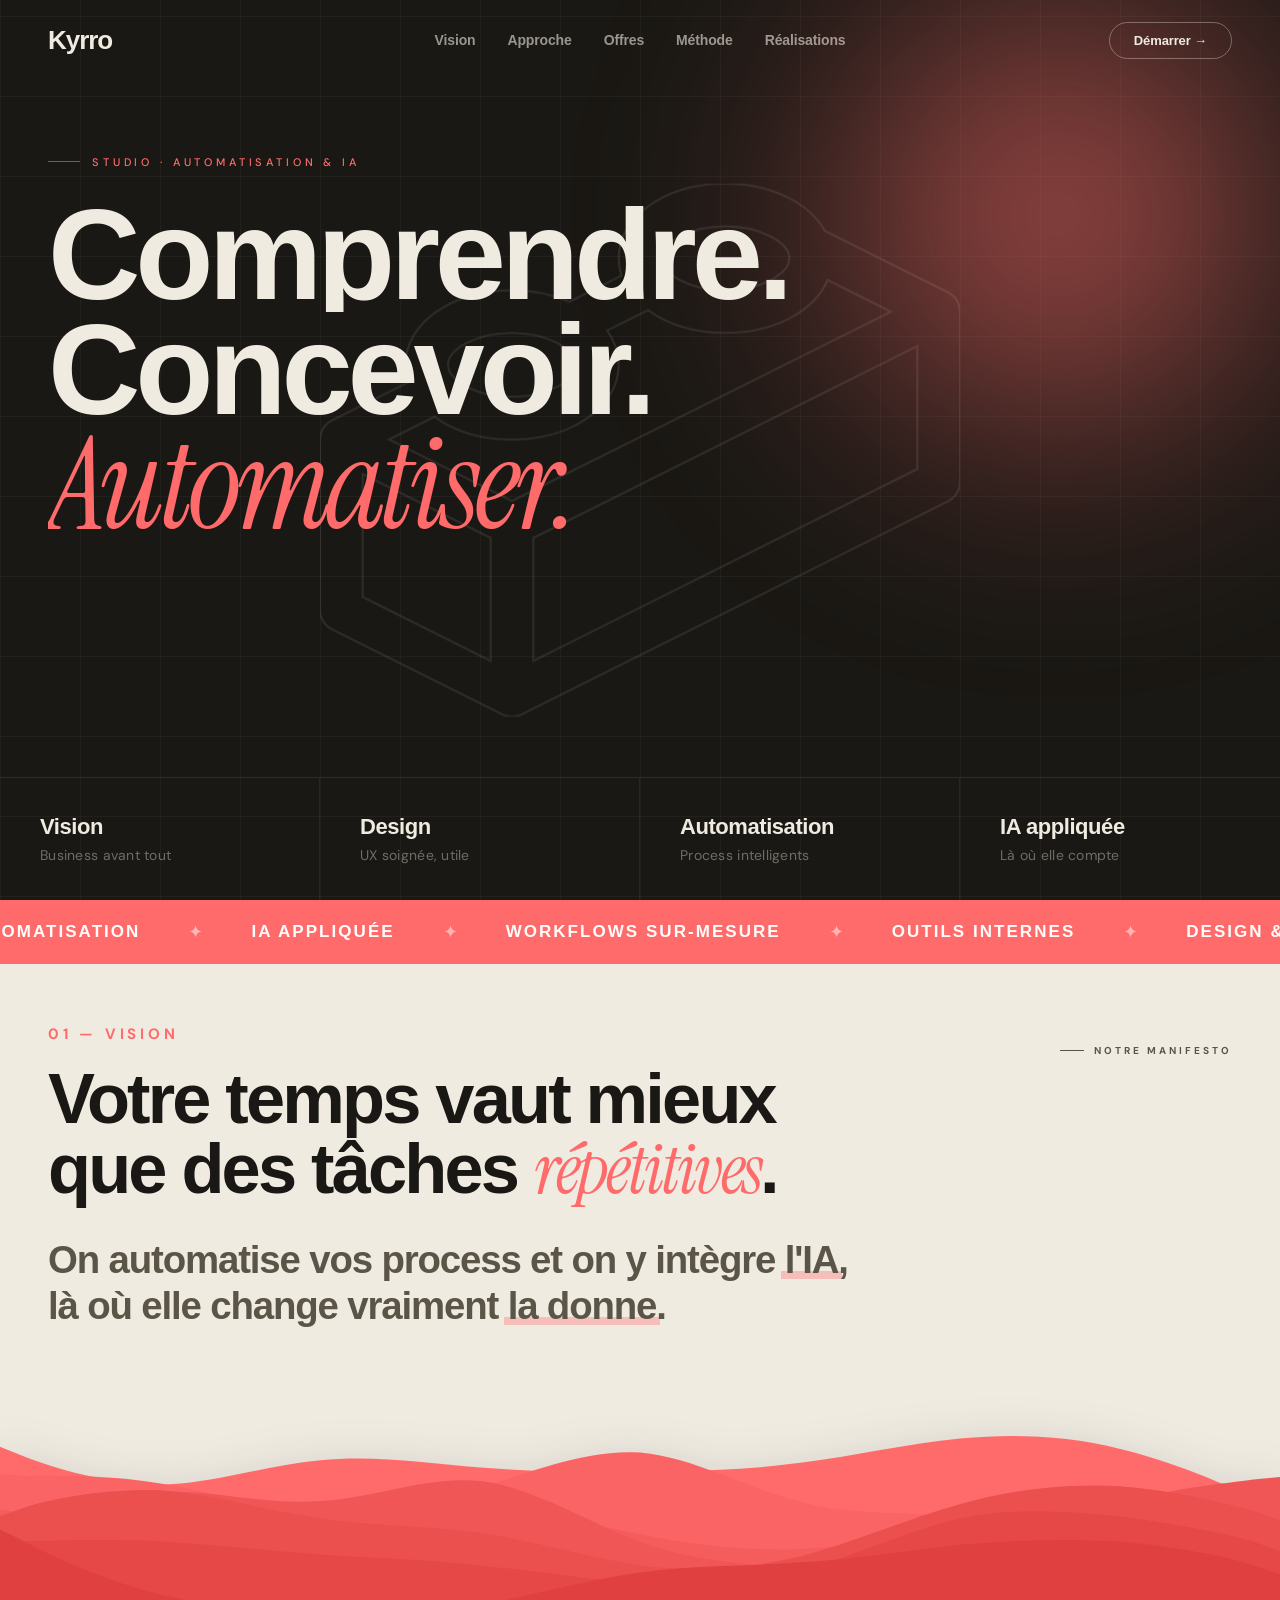
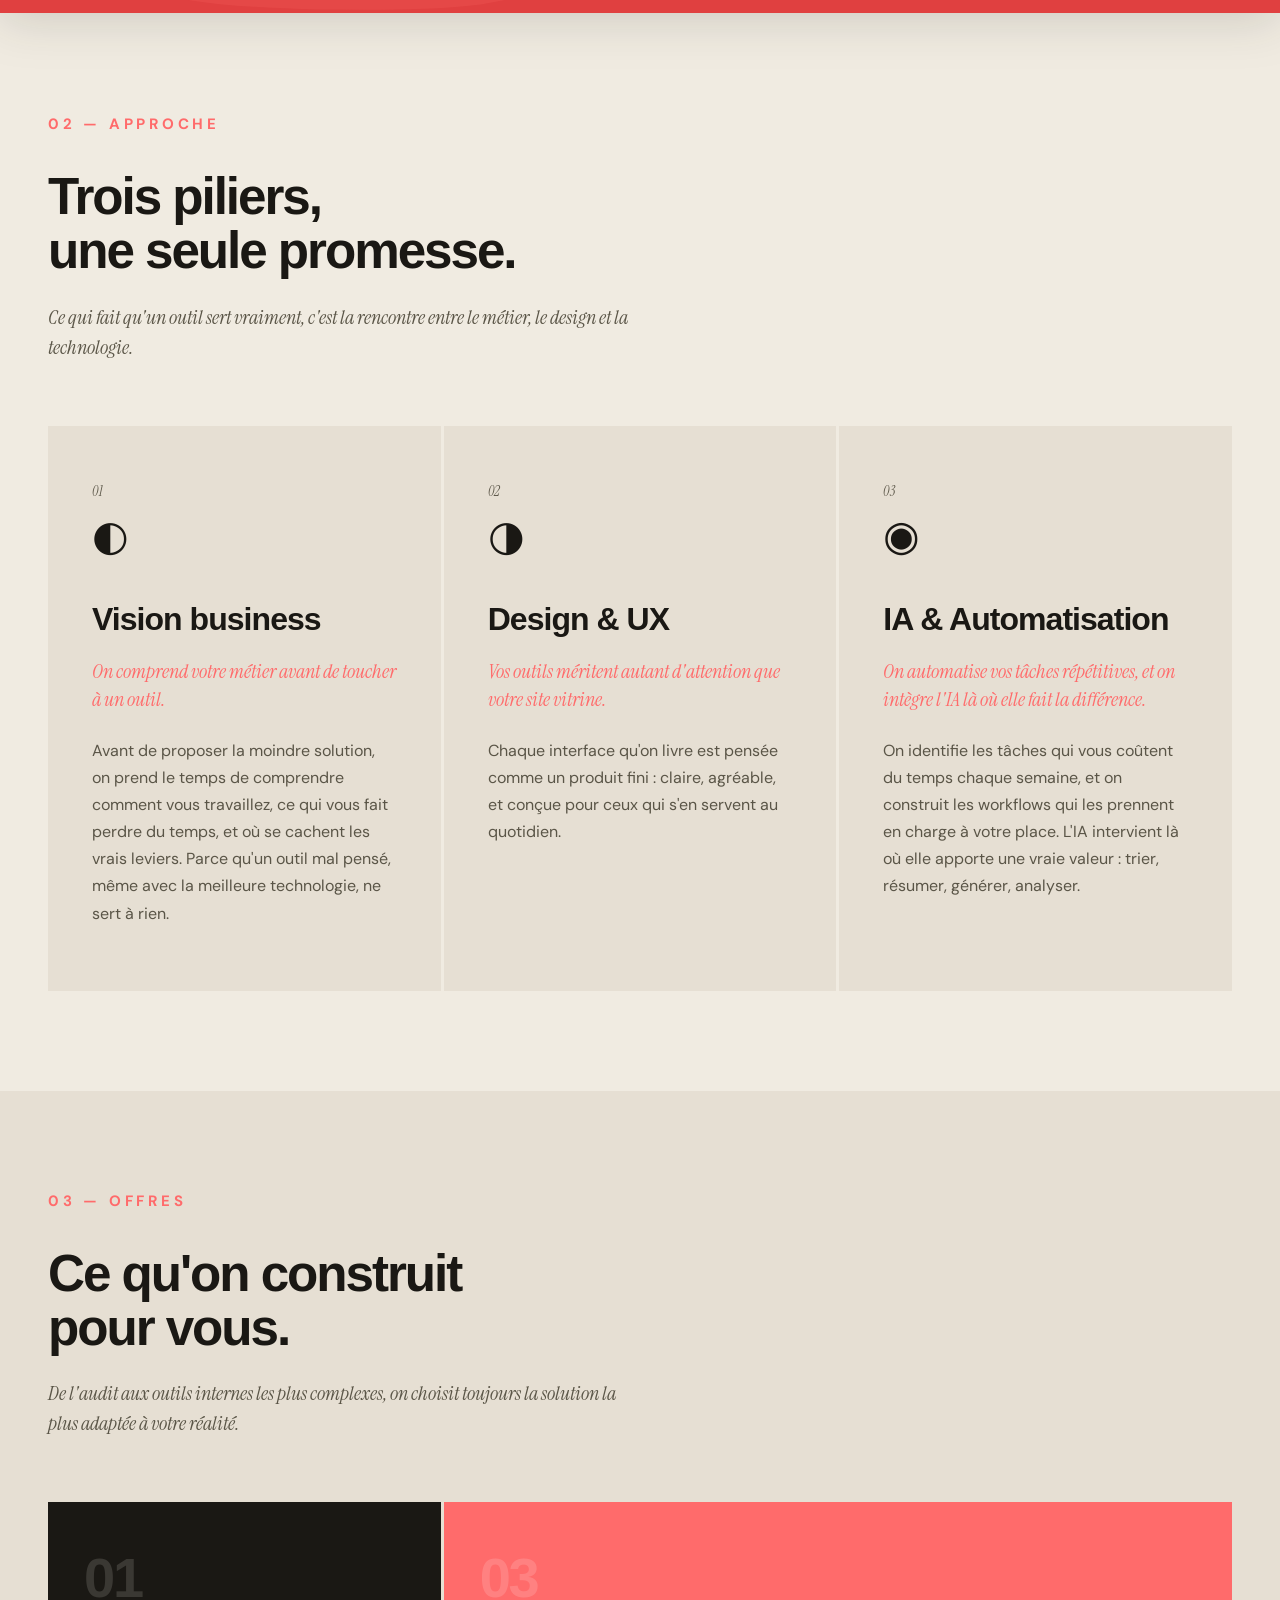
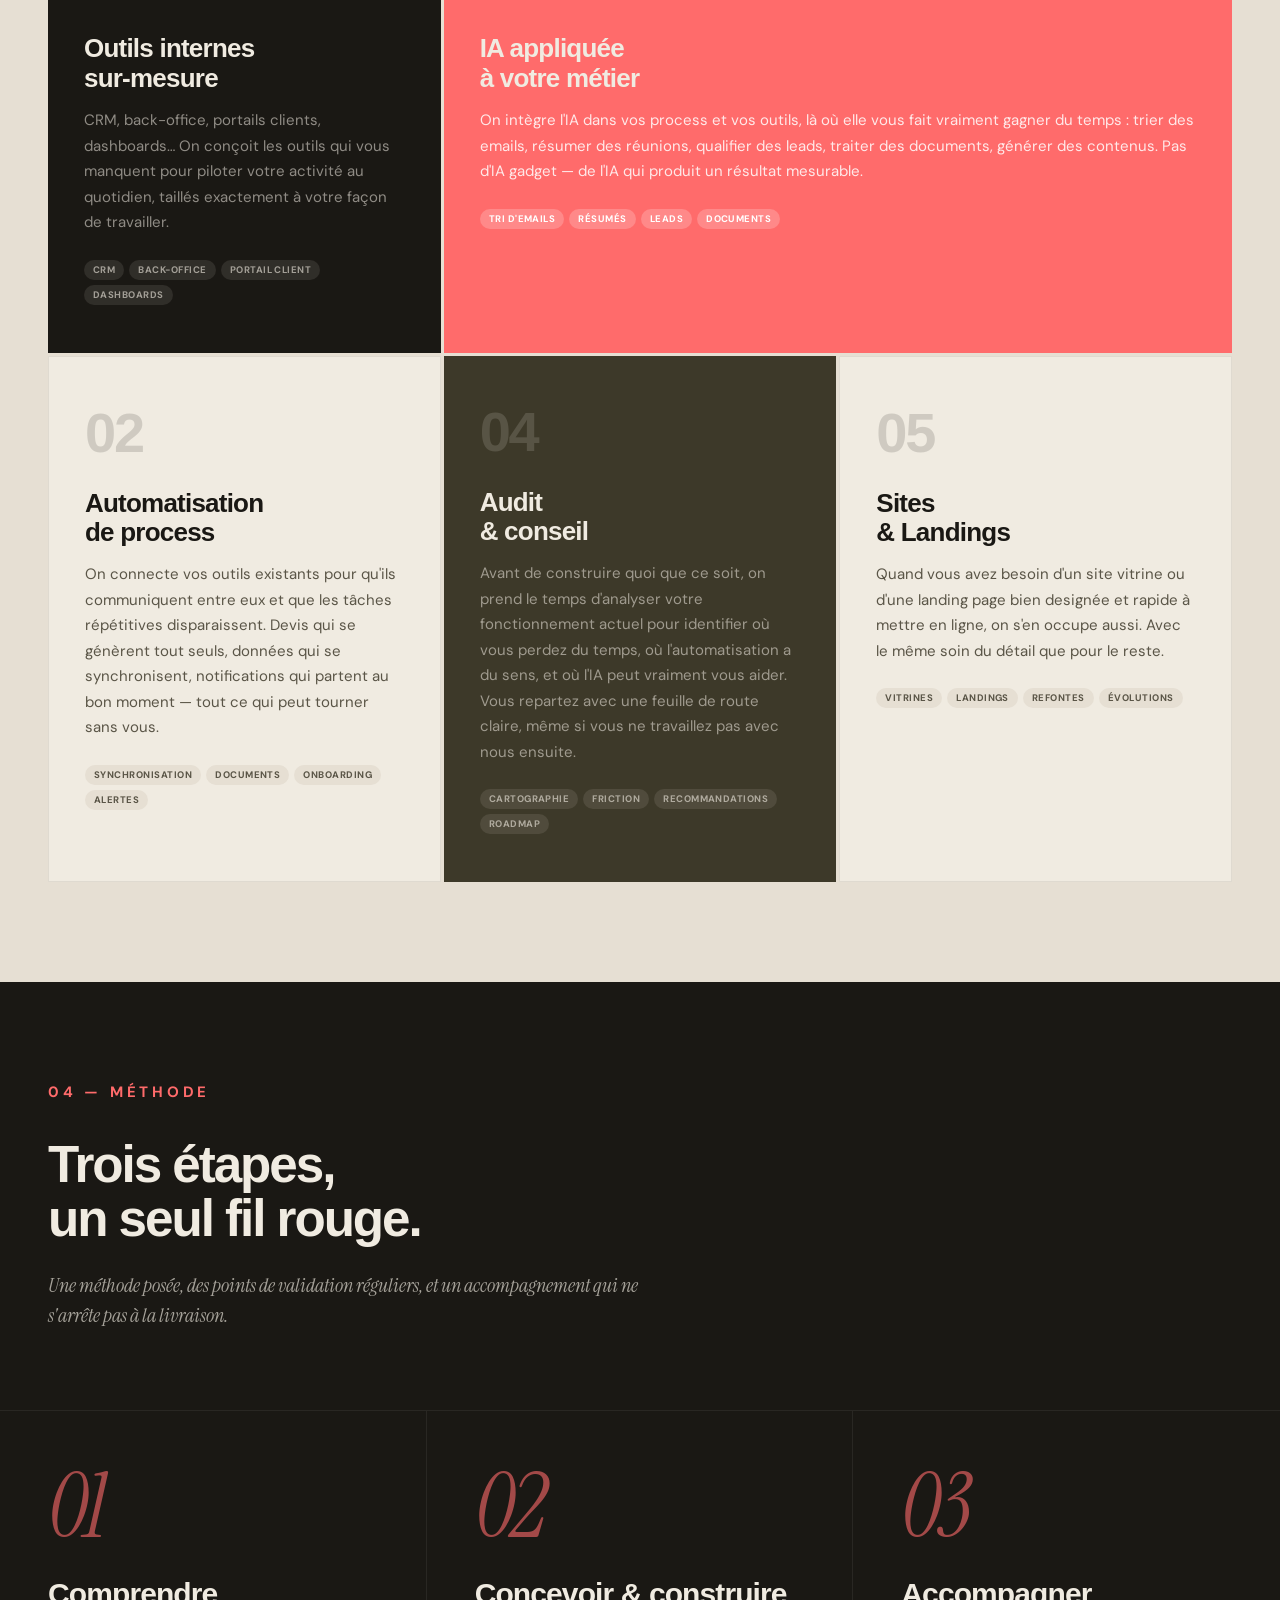
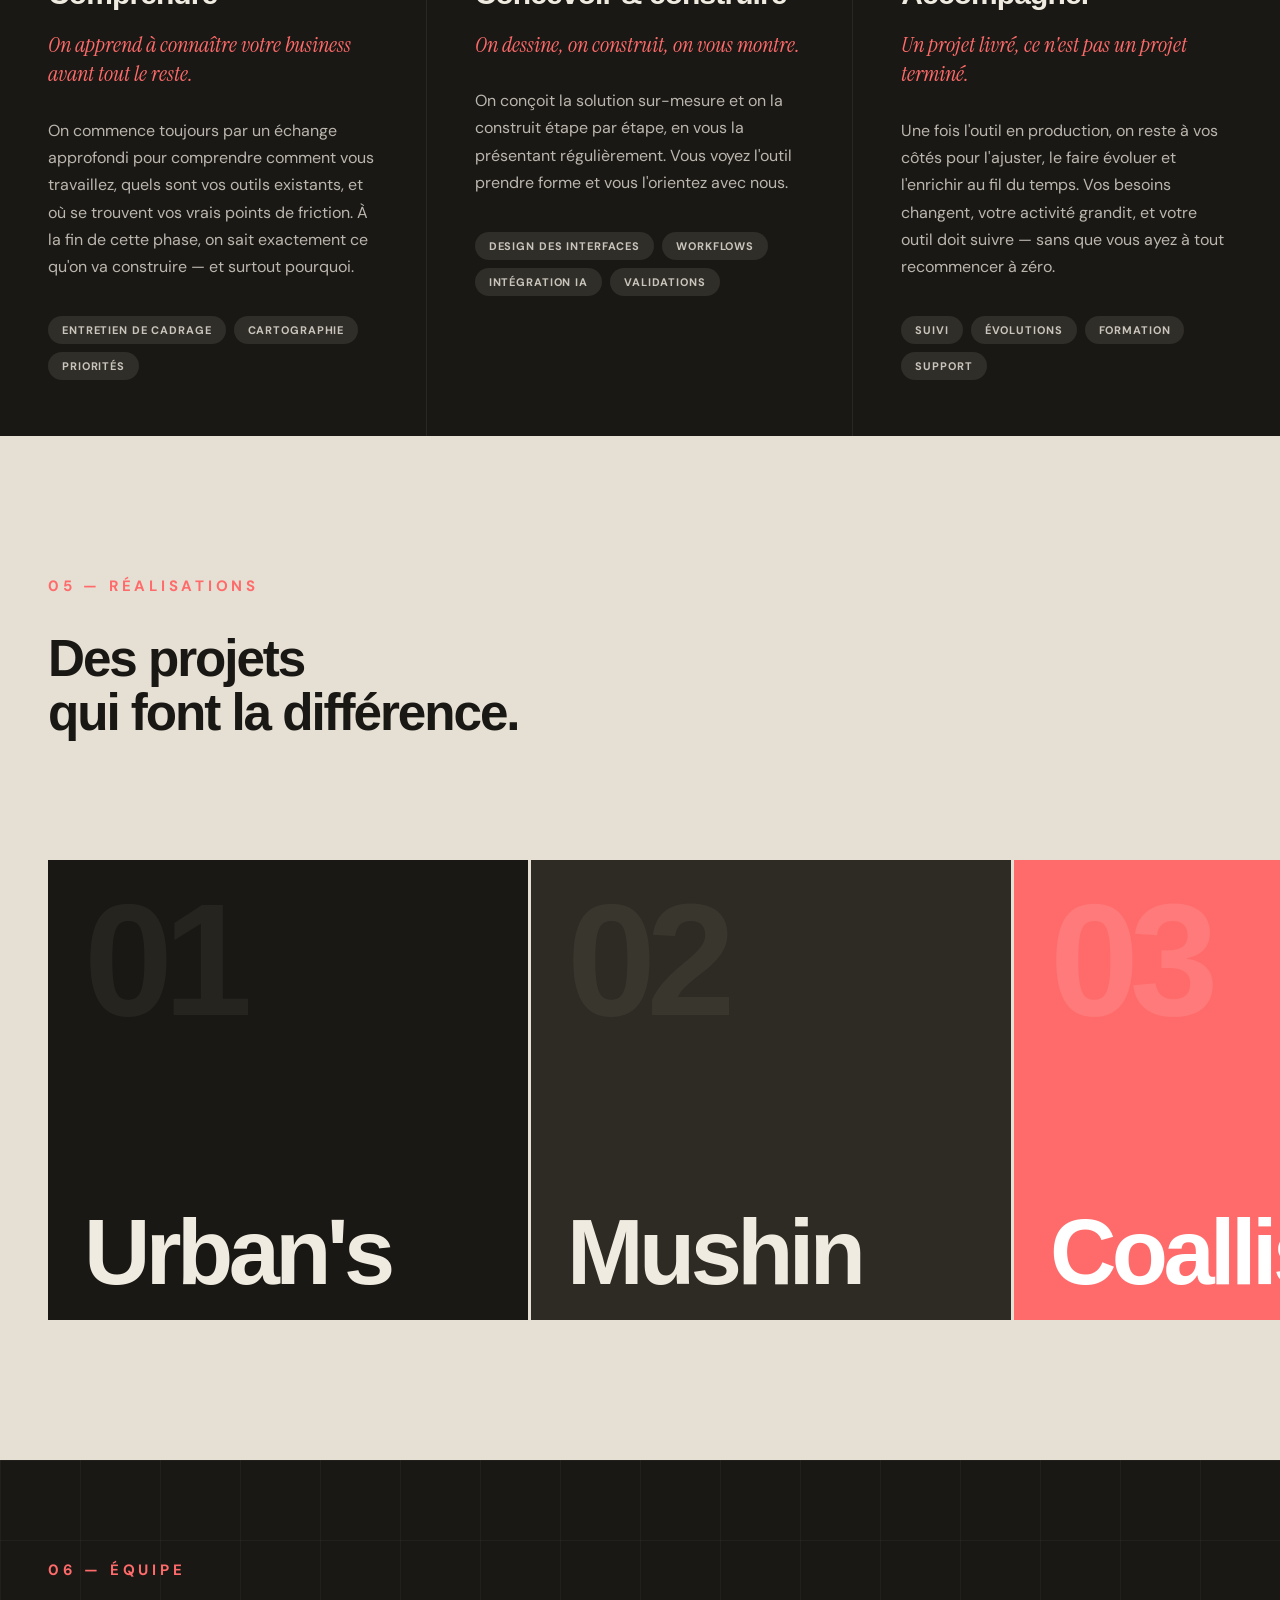
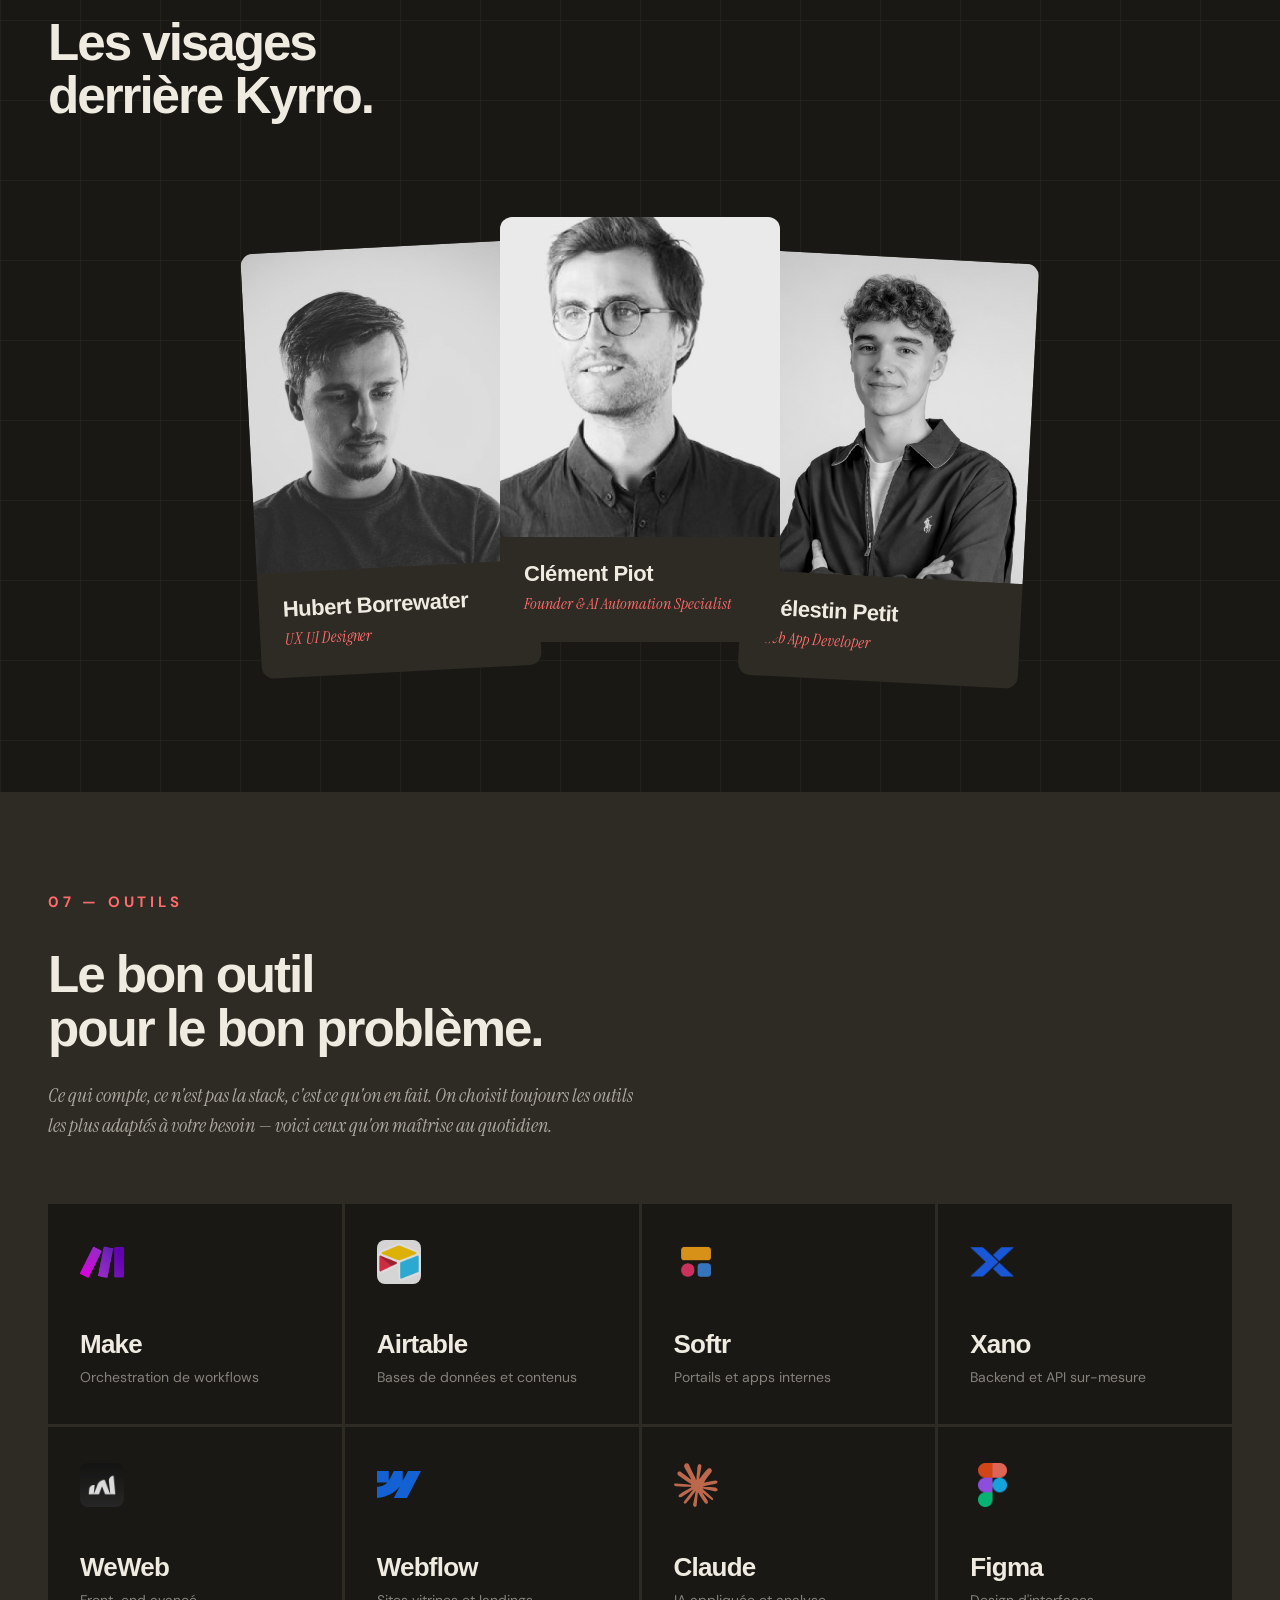
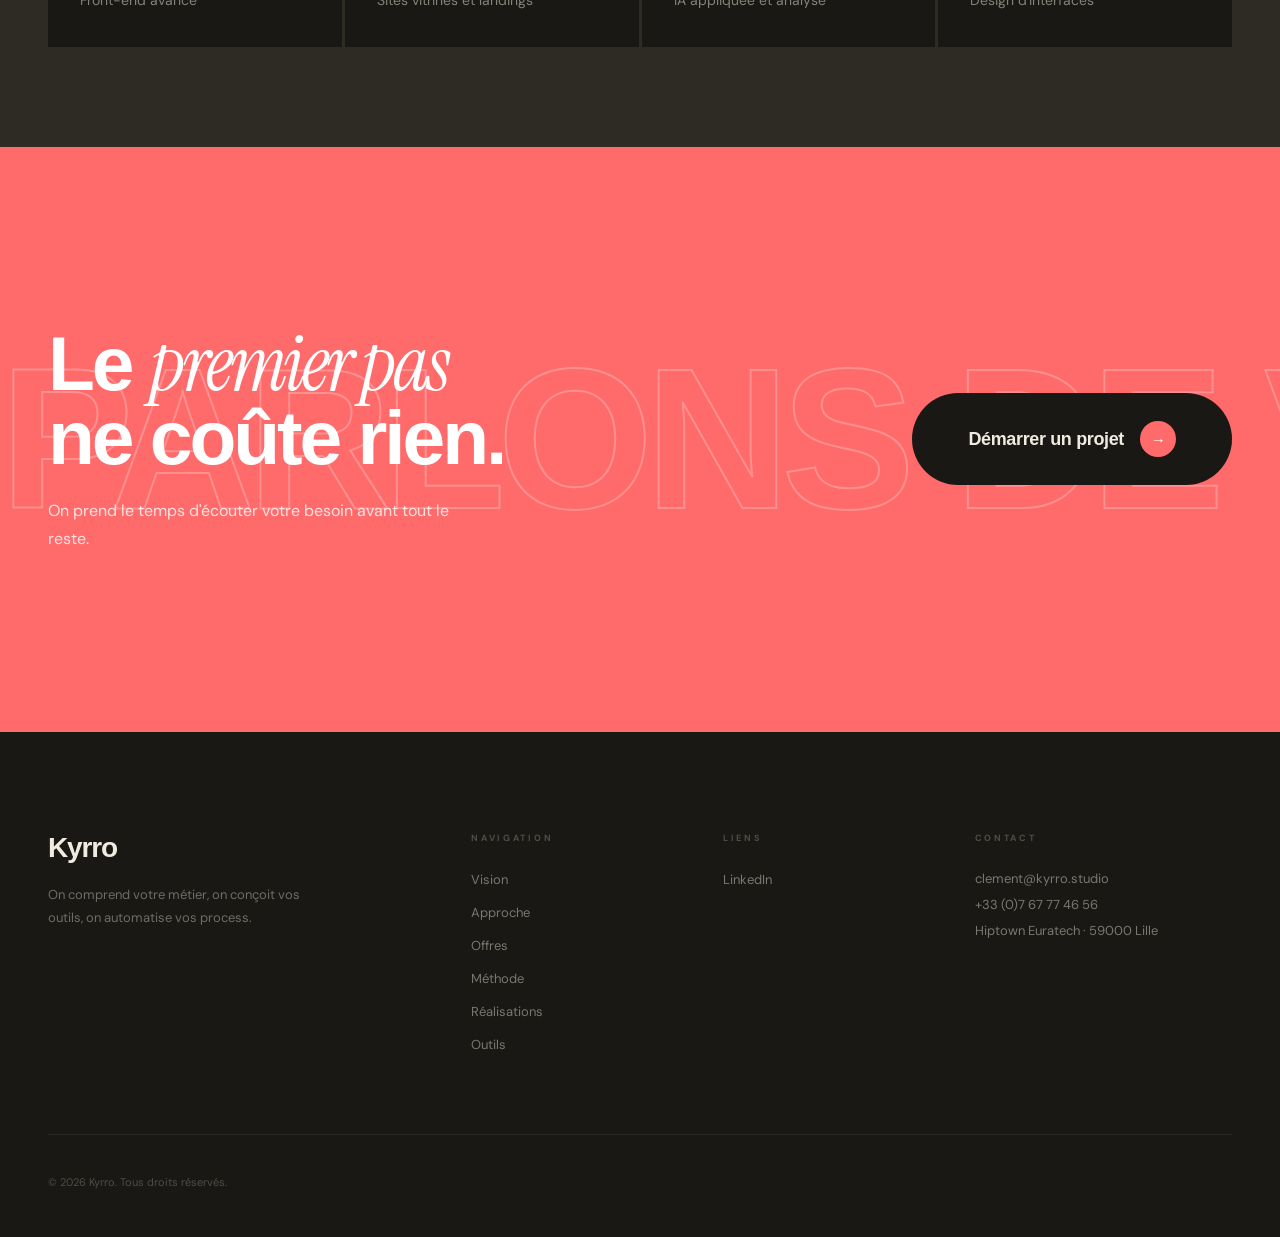
<file: index.html>
<!DOCTYPE html>
<html lang="fr">
<head>
  <meta charset="UTF-8">
  <meta name="viewport" content="width=device-width, initial-scale=1.0">
  <title>Kyrro — Studio d'automatisation & d'IA appliquée · Lille</title>
  <meta name="description" content="Kyrro est un studio basé à Lille qui automatise les process et intègre l'IA dans les outils internes des entreprises. Vision business, design soigné, technologie utile.">
  <meta name="keywords" content="automatisation, IA, intelligence artificielle, outils internes, Lille, studio, no-code, workflows, CRM, Make, Airtable, Webflow">
  <meta name="author" content="Kyrro Studio">
  <meta name="robots" content="index, follow">
  <link rel="canonical" href="https://kyrro.studio/">
  <meta name="theme-color" content="#1A1814">

  <!-- Open Graph -->
  <meta property="og:type" content="website">
  <meta property="og:title" content="Kyrro — Studio d'automatisation & d'IA appliquée">
  <meta property="og:description" content="On automatise vos process et on y intègre l'IA, là où elle change vraiment la donne. Studio basé à Lille.">
  <meta property="og:url" content="https://kyrro.studio/">
  <meta property="og:site_name" content="Kyrro">
  <meta property="og:locale" content="fr_FR">

  <!-- Twitter Card -->
  <meta name="twitter:card" content="summary_large_image">
  <meta name="twitter:title" content="Kyrro — Studio d'automatisation & d'IA appliquée">
  <meta name="twitter:description" content="On automatise vos process et on y intègre l'IA, là où elle change vraiment la donne. Studio basé à Lille.">

  <!-- Structured Data -->
  <script type="application/ld+json">
  {
    "@context": "https://schema.org",
    "@type": "ProfessionalService",
    "name": "Kyrro",
    "description": "Studio d'automatisation et d'IA appliquée basé à Lille",
    "url": "https://kyrro.studio",
    "email": "clement@kyrro.studio",
    "telephone": "+33767774656",
    "address": {
      "@type": "PostalAddress",
      "streetAddress": "Hiptown Euratech",
      "addressLocality": "Lille",
      "postalCode": "59000",
      "addressCountry": "FR"
    },
    "areaServed": {
      "@type": "City",
      "name": "Lille"
    },
    "knowsAbout": ["Automatisation", "Intelligence artificielle", "Outils internes", "Workflows", "Design UX"],
    "founder": {
      "@type": "Person",
      "name": "Clément Piot"
    }
  }
  </script>

  <!-- Fonts -->
  <link rel="preconnect" href="https://fonts.googleapis.com">
  <link rel="preconnect" href="https://fonts.gstatic.com" crossorigin>
  <link href="https://fonts.googleapis.com/css2?family=Cabinet+Grotesk:wght@400;500;700;800;900&family=Instrument+Serif:ital@0;1&family=DM+Sans:ital,opsz,wght@0,9..40,300;0,9..40,400;0,9..40,500;1,9..40,300&display=swap" rel="stylesheet">

  <!-- Styles -->
  <link rel="stylesheet" href="style.css">
</head>
<body class="loading">

  <!-- ═══════════════════════════════════════
       LOADER
  ═══════════════════════════════════════ -->
  <div class="loader" id="loader">
    <div class="loader-inner">
      <div class="loader-wordmark">
        <span class="lw-1">K</span>
        <span class="lw-2">y</span>
        <span class="lw-3">r</span>
        <span class="lw-4">r</span>
        <span class="lw-5">o</span>
      </div>
      <p class="loader-tag">Studio · Automatisation &amp; IA · Lille</p>
    </div>
    <div class="loader-progress">
      <div class="lp-bar"><div class="lp-fill"></div></div>
      <span class="lp-num"></span>
    </div>
  </div>

  <!-- ═══════════════════════════════════════
       CURSOR
  ═══════════════════════════════════════ -->
  <div id="cur">
    <div class="cur-dot"></div>
    <div class="cur-ring"></div>
  </div>

  <!-- ═══════════════════════════════════════
       NAV
  ═══════════════════════════════════════ -->
  <nav id="nav">
    <a href="/" class="nav-logo">Kyrro</a>
    <div class="nav-center">
      <a href="#manifesto" class="nav-link">Vision</a>
      <a href="#piliers" class="nav-link">Approche</a>
      <a href="#offres" class="nav-link">Offres</a>
      <a href="#process" class="nav-link">Méthode</a>
      <a href="#real" class="nav-link">Réalisations</a>
    </div>
    <a href="#contact" class="nav-cta">Démarrer →</a>
  </nav>

  <!-- ═══════════════════════════════════════
       HERO
  ═══════════════════════════════════════ -->
  <section class="hero" id="hero">
    <div class="hero-grid"></div>
    <div class="hero-orb"></div>
    <div class="hero-brick-wrap">
      <img class="hero-brick" src="Images/Brique-Kyrro.svg" alt="">
    </div>

    <div class="hero-content">
      <div class="hero-kicker">Studio · Automatisation &amp; IA</div>
      <h1 class="hero-title">
        <span class="line l1"><span class="line-inner">Comprendre.</span></span>
        <span class="line l2"><span class="line-inner">Concevoir.</span></span>
        <span class="line l3"><span class="line-inner accent">Automatiser.</span></span>
      </h1>
    </div>

    <div class="hero-strip">
      <div class="strip-item">
        <div class="strip-tool">Vision</div>
        <div class="strip-desc">Business avant tout</div>
      </div>
      <div class="strip-item">
        <div class="strip-tool">Design</div>
        <div class="strip-desc">UX soignée, utile</div>
      </div>
      <div class="strip-item">
        <div class="strip-tool">Automatisation</div>
        <div class="strip-desc">Process intelligents</div>
      </div>
      <div class="strip-item">
        <div class="strip-tool">IA appliquée</div>
        <div class="strip-desc">Là où elle compte</div>
      </div>
    </div>

  </section>

  <!-- ═══════════════════════════════════════
       BANDEAU FIXE
  ═══════════════════════════════════════ -->
  <div class="ribbon">
    <div class="ribbon-inner">
      <span class="ribbon-text">Automatisation</span><span class="ribbon-sep">✦</span>
      <span class="ribbon-text">IA appliquée</span><span class="ribbon-sep">✦</span>
      <span class="ribbon-text">Workflows sur-mesure</span><span class="ribbon-sep">✦</span>
      <span class="ribbon-text">Outils internes</span><span class="ribbon-sep">✦</span>
      <span class="ribbon-text">Design &amp; UX</span>
    </div>
  </div>

  <!-- ═══════════════════════════════════════
       MANIFESTO
  ═══════════════════════════════════════ -->
  <section class="manifesto" id="manifesto">
    <span class="manifesto-num">01 — Vision</span>
    <span class="manifesto-label">Notre manifesto</span>

    <h2 class="manifesto-h1 rv">
      Votre temps vaut mieux<br>
      que des tâches <em>répétitives</em>.
    </h2>
    <h3 class="manifesto-h2 rv d1">
      On automatise vos process et on y intègre <span class="highlight">l'IA</span>,
      là où elle change vraiment <span class="highlight">la donne</span>.
    </h3>

    <div class="manifesto-wave">
      <svg viewBox="0 0 900 200" width="900" preserveAspectRatio="none" xmlns="http://www.w3.org/2000/svg">
        <path class="wave w1" d="M0 80L18.8 85.5C37.7 91 75.3 102 112.8 101.5C150.3 101 187.7 89 225.2 87.2C262.7 85.3 300.3 93.7 337.8 99C375.3 104.3 412.7 106.7 450.2 107.3C487.7 108 525.3 107 562.8 101.2C600.3 95.3 637.7 84.7 675.2 78.8C712.7 73 750.3 72 787.8 79.3C825.3 86.7 862.7 102.3 881.3 110.2L900 118L900 200L0 200Z" fill="#ff6b6b"/>
        <path class="wave w2" d="M0 93L18.8 93.2C37.7 93.3 75.3 93.7 112.8 101.7C150.3 109.7 187.7 125.3 225.2 130.5C262.7 135.7 300.3 130.3 337.8 120C375.3 109.7 412.7 94.3 450.2 96.3C487.7 98.3 525.3 117.7 562.8 124.5C600.3 131.3 637.7 125.7 675.2 125.8C712.7 126 750.3 132 787.8 131.5C825.3 131 862.7 124 881.3 120.5L900 117L900 200L0 200Z" fill="#fa6464"/>
        <path class="wave w3" d="M0 116L18.8 120.7C37.7 125.3 75.3 134.7 112.8 138.3C150.3 142 187.7 140 225.2 137.3C262.7 134.7 300.3 131.3 337.8 133.8C375.3 136.3 412.7 144.7 450.2 149C487.7 153.3 525.3 153.7 562.8 149C600.3 144.3 637.7 134.7 675.2 135.3C712.7 136 750.3 147 787.8 148.2C825.3 149.3 862.7 140.7 881.3 136.3L900 132L900 200L0 200Z" fill="#f55d5c"/>
        <path class="wave w4" d="M0 144L18.8 139C37.7 134 75.3 124 112.8 125C150.3 126 187.7 138 225.2 134.7C262.7 131.3 300.3 112.7 337.8 113.3C375.3 114 412.7 134 450.2 144C487.7 154 525.3 154 562.8 154C600.3 154 637.7 154 675.2 147.5C712.7 141 750.3 128 787.8 121.8C825.3 115.7 862.7 116.3 881.3 116.7L900 117L900 200L0 200Z" fill="#f05655"/>
        <path class="wave w5" d="M0 139L18.8 136.2C37.7 133.3 75.3 127.7 112.8 129.3C150.3 131 187.7 140 225.2 141.5C262.7 143 300.3 137 337.8 138.2C375.3 139.3 412.7 147.7 450.2 151.2C487.7 154.7 525.3 153.3 562.8 146.5C600.3 139.7 637.7 127.3 675.2 121.5C712.7 115.7 750.3 116.3 787.8 122C825.3 127.7 862.7 138.3 881.3 143.7L900 149L900 200L0 200Z" fill="#eb4f4e"/>
        <path class="wave w6" d="M0 169L18.8 167.3C37.7 165.7 75.3 162.3 112.8 160C150.3 157.7 187.7 156.3 225.2 154C262.7 151.7 300.3 148.3 337.8 150C375.3 151.7 412.7 158.3 450.2 163.3C487.7 168.3 525.3 171.7 562.8 166.8C600.3 162 637.7 149 675.2 144.8C712.7 140.7 750.3 145.3 787.8 149.7C825.3 154 862.7 158 881.3 160L900 162L900 200L0 200Z" fill="#e54847"/>
        <path class="wave w7" d="M0 158L18.8 163.5C37.7 169 75.3 180 112.8 183.2C150.3 186.3 187.7 181.7 225.2 179.7C262.7 177.7 300.3 178.3 337.8 175.3C375.3 172.3 412.7 165.7 450.2 166C487.7 166.3 525.3 173.7 562.8 175.8C600.3 178 637.7 175 675.2 171.5C712.7 168 750.3 164 787.8 162.5C825.3 161 862.7 162 881.3 162.5L900 163L900 200L0 200Z" fill="#e04040"/>
      </svg>
    </div>
  </section>

  <!-- ═══════════════════════════════════════
       3 PILIERS
  ═══════════════════════════════════════ -->
  <section class="piliers" id="piliers">
    <div class="section-header">
      <div>
        <div class="section-tag">02 — Approche</div>
        <h2 class="section-title rv">Trois piliers,<br>une seule promesse.</h2>
      </div>
      <p class="section-sub rv d2">Ce qui fait qu'un outil sert vraiment, c'est la rencontre entre le métier, le design et la technologie.</p>
    </div>

    <div class="piliers-grid">

      <div class="pilier-card pc-1 rv">
        <div class="pc-num">01</div>
        <div class="pc-icon">◐</div>
        <h3 class="pc-title">Vision business</h3>
        <p class="pc-accroche">On comprend votre métier avant de toucher à un outil.</p>
        <p class="pc-desc">Avant de proposer la moindre solution, on prend le temps de comprendre comment vous travaillez, ce qui vous fait perdre du temps, et où se cachent les vrais leviers. Parce qu'un outil mal pensé, même avec la meilleure technologie, ne sert à rien.</p>
      </div>

      <div class="pilier-card pc-2 rv d2">
        <div class="pc-num">02</div>
        <div class="pc-icon">◑</div>
        <h3 class="pc-title">Design &amp; UX</h3>
        <p class="pc-accroche">Vos outils méritent autant d'attention que votre site vitrine.</p>
        <p class="pc-desc">Chaque interface qu'on livre est pensée comme un produit fini : claire, agréable, et conçue pour ceux qui s'en servent au quotidien.</p>
      </div>

      <div class="pilier-card pc-3 rv d3">
        <div class="pc-num">03</div>
        <div class="pc-icon">◉</div>
        <h3 class="pc-title">IA &amp; Automatisation</h3>
        <p class="pc-accroche">On automatise vos tâches répétitives, et on intègre l'IA là où elle fait la différence.</p>
        <p class="pc-desc">On identifie les tâches qui vous coûtent du temps chaque semaine, et on construit les workflows qui les prennent en charge à votre place. L'IA intervient là où elle apporte une vraie valeur : trier, résumer, générer, analyser.</p>
      </div>

    </div>
  </section>

  <!-- ═══════════════════════════════════════
       OFFRES (5 cartes)
  ═══════════════════════════════════════ -->
  <section class="offres" id="offres">
    <div class="section-header">
      <div>
        <div class="section-tag">03 — Offres</div>
        <h2 class="section-title rv">Ce qu'on construit<br>pour vous.</h2>
      </div>
      <p class="section-sub rv d2">De l'audit aux outils internes les plus complexes, on choisit toujours la solution la plus adaptée à votre réalité.</p>
    </div>

    <div class="offres-grid">

      <div class="offre-card oc-1 rv">
        <div>
          <div class="oc-num">01</div>
          <h3 class="oc-title">Outils internes<br>sur-mesure</h3>
          <p class="oc-desc">CRM, back-office, portails clients, dashboards… On conçoit les outils qui vous manquent pour piloter votre activité au quotidien, taillés exactement à votre façon de travailler.</p>
          <div class="oc-tools">
            <span class="oc-tool">CRM</span>
            <span class="oc-tool">Back-office</span>
            <span class="oc-tool">Portail client</span>
            <span class="oc-tool">Dashboards</span>
          </div>
        </div>
        <div class="oc-arrow">→</div>
      </div>

      <div class="offre-card oc-2 rv d1">
        <div>
          <div class="oc-num">02</div>
          <h3 class="oc-title">Automatisation<br>de process</h3>
          <p class="oc-desc">On connecte vos outils existants pour qu'ils communiquent entre eux et que les tâches répétitives disparaissent. Devis qui se génèrent tout seuls, données qui se synchronisent, notifications qui partent au bon moment — tout ce qui peut tourner sans vous.</p>
          <div class="oc-tools">
            <span class="oc-tool">Synchronisation</span>
            <span class="oc-tool">Documents</span>
            <span class="oc-tool">Onboarding</span>
            <span class="oc-tool">Alertes</span>
          </div>
        </div>
        <div class="oc-arrow">→</div>
      </div>

      <div class="offre-card oc-3 rv d2">
        <div>
          <div class="oc-num">03</div>
          <h3 class="oc-title">IA appliquée<br>à votre métier</h3>
          <p class="oc-desc">On intègre l'IA dans vos process et vos outils, là où elle vous fait vraiment gagner du temps : trier des emails, résumer des réunions, qualifier des leads, traiter des documents, générer des contenus. Pas d'IA gadget — de l'IA qui produit un résultat mesurable.</p>
          <div class="oc-tools">
            <span class="oc-tool">Tri d'emails</span>
            <span class="oc-tool">Résumés</span>
            <span class="oc-tool">Leads</span>
            <span class="oc-tool">Documents</span>
          </div>
        </div>
        <div class="oc-arrow">→</div>
      </div>

      <div class="offre-card oc-4 rv d3">
        <div>
          <div class="oc-num">04</div>
          <h3 class="oc-title">Audit<br>&amp; conseil</h3>
          <p class="oc-desc">Avant de construire quoi que ce soit, on prend le temps d'analyser votre fonctionnement actuel pour identifier où vous perdez du temps, où l'automatisation a du sens, et où l'IA peut vraiment vous aider. Vous repartez avec une feuille de route claire, même si vous ne travaillez pas avec nous ensuite.</p>
          <div class="oc-tools">
            <span class="oc-tool">Cartographie</span>
            <span class="oc-tool">Friction</span>
            <span class="oc-tool">Recommandations</span>
            <span class="oc-tool">Roadmap</span>
          </div>
        </div>
        <div class="oc-arrow">→</div>
      </div>

      <div class="offre-card oc-5 rv d4">
        <div>
          <div class="oc-num">05</div>
          <h3 class="oc-title">Sites<br>&amp; Landings</h3>
          <p class="oc-desc">Quand vous avez besoin d'un site vitrine ou d'une landing page bien designée et rapide à mettre en ligne, on s'en occupe aussi. Avec le même soin du détail que pour le reste.</p>
          <div class="oc-tools">
            <span class="oc-tool">Vitrines</span>
            <span class="oc-tool">Landings</span>
            <span class="oc-tool">Refontes</span>
            <span class="oc-tool">Évolutions</span>
          </div>
        </div>
        <div class="oc-arrow">→</div>
      </div>

    </div>
  </section>

  <!-- ═══════════════════════════════════════
       PROCESS (3 étapes étoffées)
  ═══════════════════════════════════════ -->
  <section class="process" id="process">
    <div class="process-head">
      <div>
        <span class="section-tag" style="display:block">04 — Méthode</span>
        <h2 class="section-title rv" style="color:var(--cream)">Trois étapes,<br>un seul fil rouge.</h2>
      </div>
      <p class="section-sub rv d2" style="color:rgba(240,235,225,.65)">
        Une méthode posée, des points de validation réguliers, et un accompagnement qui ne s'arrête pas à la livraison.
      </p>
    </div>

    <div class="process-steps">

      <div class="pstep rv">
        <div class="pstep-num">01</div>
        <h3 class="pstep-title">Comprendre</h3>
        <p class="pstep-sub">On apprend à connaître votre business avant tout le reste.</p>
        <p class="pstep-desc">On commence toujours par un échange approfondi pour comprendre comment vous travaillez, quels sont vos outils existants, et où se trouvent vos vrais points de friction. À la fin de cette phase, on sait exactement ce qu'on va construire — et surtout pourquoi.</p>
        <div class="pstep-tags">
          <span>Entretien de cadrage</span>
          <span>Cartographie</span>
          <span>Priorités</span>
        </div>
      </div>

      <div class="pstep rv d2">
        <div class="pstep-num">02</div>
        <h3 class="pstep-title">Concevoir &amp; construire</h3>
        <p class="pstep-sub">On dessine, on construit, on vous montre.</p>
        <p class="pstep-desc">On conçoit la solution sur-mesure et on la construit étape par étape, en vous la présentant régulièrement. Vous voyez l'outil prendre forme et vous l'orientez avec nous.</p>
        <div class="pstep-tags">
          <span>Design des interfaces</span>
          <span>Workflows</span>
          <span>Intégration IA</span>
          <span>Validations</span>
        </div>
      </div>

      <div class="pstep rv d3">
        <div class="pstep-num">03</div>
        <h3 class="pstep-title">Accompagner</h3>
        <p class="pstep-sub">Un projet livré, ce n'est pas un projet terminé.</p>
        <p class="pstep-desc">Une fois l'outil en production, on reste à vos côtés pour l'ajuster, le faire évoluer et l'enrichir au fil du temps. Vos besoins changent, votre activité grandit, et votre outil doit suivre — sans que vous ayez à tout recommencer à zéro.</p>
        <div class="pstep-tags">
          <span>Suivi</span>
          <span>Évolutions</span>
          <span>Formation</span>
          <span>Support</span>
        </div>
      </div>

    </div>
  </section>

  <!-- ═══════════════════════════════════════
       RÉALISATIONS (4 cartes — fictives à valider)
  ═══════════════════════════════════════ -->
  <section class="real" id="real">
    <div class="section-header">
      <div>
        <div class="section-tag">05 — Réalisations</div>
        <h2 class="section-title rv">Des projets<br>qui font la différence.</h2>
      </div>
    </div>

    <div class="real-track">
      <div class="rcard rv" data-project="urbans">
        <span class="rcard-num">01</span>
        <h3 class="rcard-name">Urban's</h3>
        <span class="rcard-cta">Voir le projet →</span>
      </div>
      <div class="rcard rv d1" data-project="mushin">
        <span class="rcard-num">02</span>
        <h3 class="rcard-name">Mushin</h3>
        <span class="rcard-cta">Voir le projet →</span>
      </div>
      <div class="rcard rv d2" data-project="coallis">
        <span class="rcard-num">03</span>
        <h3 class="rcard-name">Coallis</h3>
        <span class="rcard-cta">Voir le projet →</span>
      </div>
      <div class="rcard rv d3" data-project="cite-biere">
        <span class="rcard-num">04</span>
        <h3 class="rcard-name">Cité de la Bière</h3>
        <span class="rcard-cta">Voir le projet →</span>
      </div>
      <div class="rcard rv d4" data-project="agiras">
        <span class="rcard-num">05</span>
        <h3 class="rcard-name">Agiras</h3>
        <span class="rcard-cta">Voir le projet →</span>
      </div>
      <div class="rcard rv d5" data-project="ot-nord">
        <span class="rcard-num">06</span>
        <h3 class="rcard-name">OT Nord</h3>
        <span class="rcard-cta">Voir le projet →</span>
      </div>
      <div class="rcard rv" data-project="meelo">
        <span class="rcard-num">07</span>
        <h3 class="rcard-name">Meelo</h3>
        <span class="rcard-cta">Voir le projet →</span>
      </div>
      <div class="rcard rv d1" data-project="la-maizon">
        <span class="rcard-num">08</span>
        <h3 class="rcard-name">La Maizon</h3>
        <span class="rcard-cta">Voir le projet →</span>
      </div>
      <div class="rcard rv d2" data-project="optia">
        <span class="rcard-num">09</span>
        <h3 class="rcard-name">Opt.ia</h3>
        <span class="rcard-cta">Voir le projet →</span>
      </div>
    </div>
  </section>

  <!-- ═══════════════════════════════════════
       ÉQUIPE
  ═══════════════════════════════════════ -->
  <section class="team" id="team">
    <div class="team-grid-bg"></div>
    <div class="section-header">
      <div>
        <div class="section-tag">06 — Équipe</div>
        <h2 class="section-title rv">Les visages<br>derrière Kyrro.</h2>
      </div>
    </div>

    <div class="team-row rv d1">
      <div class="team-member" data-pos="left">
        <img class="team-avatar" src="Images/image-hubert.jpeg" alt="Hubert Borrewater">
        <div class="team-info">
          <h3 class="team-name">Hubert Borrewater</h3>
          <span class="team-role">UX UI Designer</span>
        </div>
      </div>
      <div class="team-member" data-pos="center">
        <img class="team-avatar" src="Images/Image-clément.jpeg" alt="Clément Piot">
        <div class="team-info">
          <h3 class="team-name">Clément Piot</h3>
          <span class="team-role">Founder & AI Automation Specialist</span>
        </div>
      </div>
      <div class="team-member" data-pos="right">
        <img class="team-avatar" src="Images/célestin photo.png" alt="Célestin Petit">
        <div class="team-info">
          <h3 class="team-name">Célestin Petit</h3>
          <span class="team-role">Web App Developer</span>
        </div>
      </div>
    </div>
  </section>

  <!-- ═══════════════════════════════════════
       STACK (version minimisée)
  ═══════════════════════════════════════ -->
  <section class="stack" id="stack">
    <span class="section-tag rv">07 — Outils</span>
    <h2 class="section-title rv d1">Le bon outil<br>pour le bon problème.</h2>
    <p class="stack-intro rv d2">Ce qui compte, ce n'est pas la stack, c'est ce qu'on en fait. On choisit toujours les outils les plus adaptés à votre besoin — voici ceux qu'on maîtrise au quotidien.</p>

    <div class="tools-list">
      <div class="tool-row rv">
        <img src="Images/make-logo.png" alt="Make" class="tool-logo">
        <div class="tool-text">
          <span class="tool-name">Make</span>
          <span class="tool-desc">Orchestration de workflows</span>
        </div>
      </div>
      <div class="tool-row rv d1">
        <img src="Images/logo-airtable.jpg" alt="Airtable" class="tool-logo">
        <div class="tool-text">
          <span class="tool-name">Airtable</span>
          <span class="tool-desc">Bases de données et contenus</span>
        </div>
      </div>
      <div class="tool-row rv d2">
        <img src="Images/logo-softr.png" alt="Softr" class="tool-logo">
        <div class="tool-text">
          <span class="tool-name">Softr</span>
          <span class="tool-desc">Portails et apps internes</span>
        </div>
      </div>
      <div class="tool-row rv d3">
        <img src="Images/logo-xano.avif" alt="Xano" class="tool-logo">
        <div class="tool-text">
          <span class="tool-name">Xano</span>
          <span class="tool-desc">Backend et API sur-mesure</span>
        </div>
      </div>
      <div class="tool-row rv d4">
        <img src="Images/weweb_io_logo.jpeg" alt="WeWeb" class="tool-logo">
        <div class="tool-text">
          <span class="tool-name">WeWeb</span>
          <span class="tool-desc">Front-end avancé</span>
        </div>
      </div>
      <div class="tool-row rv d5">
        <img src="Images/logo webflow.svg" alt="Webflow" class="tool-logo">
        <div class="tool-text">
          <span class="tool-name">Webflow</span>
          <span class="tool-desc">Sites vitrines et landings</span>
        </div>
      </div>
      <div class="tool-row rv">
        <img src="Images/logo claude.svg" alt="Claude" class="tool-logo">
        <div class="tool-text">
          <span class="tool-name">Claude</span>
          <span class="tool-desc">IA appliquée et analyse</span>
        </div>
      </div>
      <div class="tool-row rv d1">
        <img src="Images/Figma-logo.svg.png" alt="Figma" class="tool-logo">
        <div class="tool-text">
          <span class="tool-name">Figma</span>
          <span class="tool-desc">Design d'interfaces</span>
        </div>
      </div>
    </div>

  </section>

  <!-- ═══════════════════════════════════════
       CTA FINAL
  ═══════════════════════════════════════ -->
  <section class="cta-section" id="contact">
    <div class="cta-bg-text">
      <span>PARLONS DE VOTRE PROJET &nbsp;&nbsp; PARLONS DE VOTRE PROJET &nbsp;&nbsp; PARLONS DE VOTRE PROJET &nbsp;&nbsp;</span>
      <span>PARLONS DE VOTRE PROJET &nbsp;&nbsp; PARLONS DE VOTRE PROJET &nbsp;&nbsp; PARLONS DE VOTRE PROJET &nbsp;&nbsp;</span>
    </div>
    <div class="cta-left rv">
      <h2 class="cta-title">Le <em>premier pas</em><br>ne coûte rien.</h2>
      <p class="cta-sub">On prend le temps d'écouter votre besoin avant tout le reste.</p>
    </div>
    <div class="cta-right rv d3">
      <a href="mailto:clement@kyrro.studio" class="cta-btn">
        Démarrer un projet
        <span class="arr">→</span>
      </a>
    </div>
  </section>

  <!-- ═══════════════════════════════════════
       PROJECT MODAL
  ═══════════════════════════════════════ -->
  <div class="modal" id="projectModal">
    <div class="modal-backdrop"></div>
    <div class="modal-panel">
      <button class="modal-close" aria-label="Fermer">✕</button>
      <div class="modal-image">
        <div class="modal-image-placeholder"></div>
      </div>
      <div class="modal-content">
        <div class="modal-header">
          <span class="modal-num"></span>
          <h2 class="modal-title"></h2>
        </div>
        <div class="modal-body">
          <div class="modal-col">
            <h3 class="modal-label">À propos</h3>
            <p class="modal-desc"></p>
          </div>
          <div class="modal-col">
            <h3 class="modal-label">Services</h3>
            <div class="modal-tags"></div>
          </div>
        </div>
        <div class="modal-footer">
          <a href="mailto:clement@kyrro.studio" class="modal-cta">Discuter d'un projet similaire <span>→</span></a>
        </div>
      </div>
    </div>
  </div>

  <!-- ═══════════════════════════════════════
       FOOTER
  ═══════════════════════════════════════ -->
  <footer>
    <div class="footer-top">
      <div>
        <a href="/" class="footer-logo">Kyrro</a>
        <p class="footer-tagline">On comprend votre métier, on conçoit vos outils, on automatise vos process.</p>
      </div>
      <div class="footer-col">
        <h4>Navigation</h4>
        <ul>
          <li><a href="#manifesto">Vision</a></li>
          <li><a href="#piliers">Approche</a></li>
          <li><a href="#offres">Offres</a></li>
          <li><a href="#process">Méthode</a></li>
          <li><a href="#real">Réalisations</a></li>
          <li><a href="#stack">Outils</a></li>
        </ul>
      </div>
      <div class="footer-col">
        <h4>Liens</h4>
        <ul>
          <li><a href="#" target="_blank" rel="noopener">LinkedIn</a></li>
        </ul>
      </div>
      <div class="footer-col">
        <h4>Contact</h4>
        <p><a href="mailto:clement@kyrro.studio">clement@kyrro.studio</a></p>
        <p>+33 (0)7 67 77 46 56</p>
        <p>Hiptown Euratech · 59000 Lille</p>
      </div>
    </div>
    <div class="footer-bot">
      <p class="footer-copy">© 2026 Kyrro. Tous droits réservés.</p>
    </div>
  </footer>

  <!-- Scripts -->
  <script src="script.js"></script>
</body>
</html>
</file>
<file: style.css>
/* ═══════════════════════════════════════════════════════════════════
   KYRRO — STUDIO D'AUTOMATISATION & D'IA APPLIQUÉE
   Stylesheet v8.1 — Palette resserrée
═══════════════════════════════════════════════════════════════════ */

/* ═══════════════════════════════════════
   TOKENS — Palette à 5 couleurs
═══════════════════════════════════════ */
:root {
  /* Crèmes */
  --cream:    #F0EBE1;  /* fond clair principal */
  --cream-2:  #E6DFD3;  /* fond clair alternatif */

  /* Ink (sombres) */
  --ink:      #1A1814;  /* fond sombre principal + texte */
  --ink-2:    #2E2B24;  /* sombre intermédiaire */
  --ink-3:    #3D3929;  /* sombre alternatif */
  --ink-4:    #5A5547;  /* texte secondaire sur fond clair */

  /* Coral — seul accent coloré */
  --coral:    #FF6B6B;
  --coral-d:  #E04040;

  /* Easing */
  --e:        cubic-bezier(.16,1,.3,1);
  --e2:       cubic-bezier(.4,0,.2,1);
}

*, *::before, *::after { margin:0; padding:0; box-sizing:border-box; }
html { scroll-behavior:smooth; font-size:16px; }
body {
  font-family:'DM Sans', sans-serif;
  background:var(--cream);
  color:var(--ink);
  overflow-x:hidden;
}
body.loading { overflow:hidden; }

/* ═══════════════════════════════════════
   CURSOR
═══════════════════════════════════════ */
#cur { display:none; }

/* ═══════════════════════════════════════
   LOADER
═══════════════════════════════════════ */
.loader {
  position:fixed; inset:0; z-index:8000;
  background:var(--ink);
  display:grid;
  grid-template-rows:1fr auto;
  overflow:hidden;
  transition:clip-path .9s var(--e);
}
.loader.done { clip-path:circle(0% at 50% 50%); pointer-events:none; }

.loader-inner {
  display:flex; flex-direction:column;
  align-items:center; justify-content:center;
}

.loader-wordmark {
  font-family:'Cabinet Grotesk', sans-serif;
  font-weight:900;
  font-size:clamp(64px, 14vw, 140px);
  letter-spacing:-.04em;
  color:var(--cream);
  line-height:1;
  overflow:hidden;
  display:flex;
  gap:.02em;
}
.loader-wordmark span {
  display:inline-block;
  transform:translateY(110%) rotate(8deg);
  opacity:0;
  animation:letterRise .6s var(--e) forwards;
}
.lw-1 { animation-delay:.08s; }
.lw-2 { animation-delay:.14s; }
.lw-3 { animation-delay:.20s; }
.lw-4 { animation-delay:.26s; }
.lw-5 { animation-delay:.32s; }

@keyframes letterRise {
  to { transform:translateY(0) rotate(0deg); opacity:1; }
}

.loader-tag {
  font-family:'DM Sans', sans-serif;
  font-size:11px; font-weight:400;
  letter-spacing:.35em; text-transform:uppercase;
  color:var(--coral);
  margin-top:20px;
  opacity:0;
  animation:fadeUp .5s .5s var(--e) forwards;
}

.loader-progress {
  padding:40px 48px;
  display:flex; align-items:center; gap:16px;
}
.lp-bar {
  flex:1; height:1px;
  background:rgba(240,235,225,.1);
  position:relative; overflow:hidden;
}
.lp-fill {
  position:absolute; inset:0;
  background:var(--coral);
  transform:translateX(-100%);
  animation:barSlide 1.8s .3s var(--e) forwards;
}
@keyframes barSlide { to { transform:translateX(0); } }
.lp-num {
  font-family:'Cabinet Grotesk', sans-serif;
  font-size:11px; font-weight:700;
  color:rgba(240,235,225,.3);
  letter-spacing:.1em;
}

@keyframes fadeUp {
  from { opacity:0; transform:translateY(8px); }
  to   { opacity:1; transform:translateY(0); }
}
@keyframes fadeIn { from { opacity:0; } to { opacity:1; } }

/* ═══════════════════════════════════════
   NAV
═══════════════════════════════════════ */
nav {
  position:fixed; top:0; left:0; right:0; z-index:500;
  height:80px;
  display:flex; align-items:center;
  padding:0 48px;
  transition:background .4s, backdrop-filter .4s, height .4s var(--e);
}
nav.scrolled {
  background:rgba(240,235,225,.85);
  backdrop-filter:blur(12px) saturate(150%);
  -webkit-backdrop-filter:blur(12px) saturate(150%);
  height:64px;
  border-bottom:1px solid rgba(26,24,20,.08);
}

.nav-logo {
  font-family:'Cabinet Grotesk', sans-serif;
  font-weight:900; font-size:26px;
  letter-spacing:-.04em;
  color:var(--cream);
  text-decoration:none;
  transition:color .3s;
  position:relative; z-index:1;
}
nav.scrolled .nav-logo { color:var(--ink); }

.nav-center {
  position:absolute; left:50%; transform:translateX(-50%);
  display:flex; align-items:center; gap:0;
}
.nav-link {
  font-family:'Cabinet Grotesk', sans-serif;
  font-size:14px; font-weight:700;
  color:rgba(240,235,225,.6);
  text-decoration:none;
  padding:8px 16px;
  transition:color .25s, transform .3s var(--e);
  letter-spacing:-.01em;
}
nav.scrolled .nav-link { color:rgba(26,24,20,.55); }
.nav-link:hover {
  color:var(--coral);
  transform:scale(1.05);
}

.nav-cta {
  margin-left:auto;
  font-family:'Cabinet Grotesk', sans-serif;
  font-size:13px; font-weight:800;
  text-decoration:none;
  padding:10px 24px;
  border-radius:100px;
  background:transparent;
  color:var(--cream);
  letter-spacing:-.01em;
  border:1.5px solid rgba(240,235,225,.35);
  position:relative; z-index:1;
  transition:color .3s, border-color .3s, background .3s, transform .3s var(--e);
}
nav.scrolled .nav-cta {
  color:var(--ink);
  border-color:rgba(26,24,20,.2);
}
.nav-cta:hover {
  color:var(--coral);
  border-color:var(--coral);
  background:rgba(255,107,107,.06);
  transform:translateY(-1px);
}

/* ═══════════════════════════════════════
   HERO
═══════════════════════════════════════ */
.hero {
  min-height:100vh;
  background:var(--ink);
  position:relative;
  overflow:hidden;
  display:grid;
  grid-template-rows:1fr auto;
  padding:0;
}

.hero-grid {
  position:absolute; inset:0;
  background-image:
    linear-gradient(rgba(240,235,225,.04) 1px, transparent 1px),
    linear-gradient(90deg, rgba(240,235,225,.04) 1px, transparent 1px);
  background-size:6.25% 80px;
  background-position:0 calc(100% - 4px);
}

.hero-brick-wrap {
  position:absolute;
  top:50%; left:50%;
  transform:translate(-50%, -50%);
  animation:brickEnter 1.4s cubic-bezier(.2,.8,.2,1) 2.3s both;
}
@keyframes brickEnter {
  0%   { opacity:0;  }
  100% { opacity:1; }
}

.hero-brick {
  display:block;
  width:50vw; max-width:800px;
  opacity:.1;
  user-select:none;
  filter:drop-shadow(0 0 40px rgba(240,235,225,.2));
  transform-origin:center center;
  transform:perspective(1000px) rotateX(0deg) rotateY(0deg);
  transition:opacity .6s ease, transform .5s cubic-bezier(.2,.8,.2,1), filter .6s ease;
  will-change:transform;
}
.hero:hover .hero-brick {
  filter:drop-shadow(0 0 60px rgba(240,235,225,.35));
}

.hero-orb {
  position:absolute;
  width:700px; height:700px;
  border-radius:50%;
  background:radial-gradient(circle, rgba(255,107,107,.7), transparent 65%);
  filter:blur(100px);
  top:-15%; right:-10%;
  animation:orbPulse 8s ease-in-out infinite;
}
@keyframes orbPulse {
  0%, 100% { opacity:1;    transform:scale(1); }
  50%      { opacity:.65;  transform:scale(1.08); }
}

.hero-number {
  position:absolute;
  top:50%; left:50%;
  transform:translate(-50%,-50%);
  font-family:'Cabinet Grotesk', sans-serif;
  font-weight:900;
  font-size:clamp(280px, 40vw, 520px);
  line-height:1;
  letter-spacing:-.06em;
  color:transparent;
  -webkit-text-stroke:1.5px rgba(240,235,225,.08);
  pointer-events:none;
  white-space:nowrap;
  user-select:none;
}

.hero-content {
  position:relative; z-index:2;
  padding:0 48px;
  align-self:center;
}

.hero-kicker {
  font-size:11px; font-weight:500;
  letter-spacing:.35em; text-transform:uppercase;
  color:var(--coral);
  margin-bottom:28px;
  display:flex; align-items:center; gap:12px;
  opacity:0; animation:fadeUp .5s 2.4s var(--e) forwards;
}
.hero-kicker::before {
  content:'';
  display:block;
  width:32px; height:1px;
  background:var(--coral);
  opacity:.6;
}

.hero-title {
  font-family:'Cabinet Grotesk', sans-serif;
  font-weight:900;
  font-size:clamp(72px, 10vw, 156px);
  line-height:.9;
  letter-spacing:-.04em;
  color:var(--cream);
  pointer-events:none;
}
.hero-kicker { pointer-events:none; }
.hero-title .line {
  display:block;
  overflow:hidden;
}
.hero-title .line-inner {
  display:block;
  transform:translateY(105%);
  opacity:0;
  animation:lineReveal .8s var(--e) both;
}
.hero-title .l1 .line-inner { animation-delay:2.3s; }
.hero-title .l2 .line-inner { animation-delay:2.45s; }
.hero-title .l3 .line-inner { animation-delay:2.6s; }
.hero-title .accent {
  color:var(--coral);
  font-family:'Instrument Serif', serif;
  font-style:italic;
  font-weight:400;
}

@keyframes lineReveal {
  to { transform:translateY(0); opacity:1; }
}

.hero-strip {
  position:relative; z-index:2;
  margin-top:80px;
  border-top:1px solid rgba(240,235,225,.1);
  display:grid;
  grid-template-columns:repeat(4, 1fr);
}
.strip-item {
  padding:36px 40px;
  border-right:1px solid rgba(240,235,225,.07);
  transition:background .3s;
  opacity:0; animation:fadeUp .4s var(--e) forwards;
}
.strip-item:nth-child(1) { animation-delay:2.7s; }
.strip-item:nth-child(2) { animation-delay:2.8s; }
.strip-item:nth-child(3) { animation-delay:2.9s; }
.strip-item:nth-child(4) { animation-delay:3.0s; border-right:none; }
.strip-item:hover { background:rgba(255,107,107,.06); }
.strip-tool {
  font-family:'Cabinet Grotesk', sans-serif;
  font-size:22px; font-weight:800;
  color:var(--cream);
  letter-spacing:-.02em;
  margin-bottom:6px;
}
.strip-desc {
  font-size:14px; font-weight:400;
  color:rgba(240,235,225,.4);
  letter-spacing:.02em;
}

.scroll-hint {
  position:absolute; bottom:32px; left:50%;
  transform:translateX(-50%);
  z-index:2;
  display:flex; flex-direction:column; align-items:center; gap:8px;
  opacity:0; animation:fadeIn .6s 3.2s forwards;
}
.scroll-hint span {
  font-size:9px; font-weight:500;
  letter-spacing:.3em; text-transform:uppercase;
  color:rgba(240,235,225,.25);
}
.scroll-line {
  width:1px; height:48px;
  background:linear-gradient(to bottom, rgba(240,235,225,.3), transparent);
  position:relative; overflow:hidden;
}
.scroll-line::after {
  content:'';
  position:absolute; top:0; left:0; right:0;
  height:50%; background:var(--coral);
  animation:scrollDrop 2s 3.5s ease-in-out infinite;
}
@keyframes scrollDrop {
  0%   { transform:translateY(-100%); opacity:1; }
  100% { transform:translateY(200%); opacity:0; }
}

/* ═══════════════════════════════════════
   RUBAN DÉFILANT
═══════════════════════════════════════ */
.ribbon {
  background:var(--coral);
  padding:22px 48px;
  overflow:hidden;
  position:relative;
}
.ribbon-inner {
  display:flex;
  justify-content:center;
  align-items:center;
  white-space:nowrap;
  gap:48px;
}
.ribbon-text {
  font-family:'Cabinet Grotesk', sans-serif;
  font-weight:900;
  font-size:17px;
  letter-spacing:.12em;
  text-transform:uppercase;
  color:white;
  opacity:.98;
}
.ribbon-sep {
  color:rgba(255,255,255,.5);
  font-size:18px;
  line-height:1;
}

/* ═══════════════════════════════════════
   MANIFESTO
═══════════════════════════════════════ */
.manifesto {
  background:var(--cream);
  padding:100px 48px 0;
  position:relative;
}

.manifesto-label {
  position:absolute;
  top:80px; right:48px;
  font-size:10px; font-weight:700;
  letter-spacing:.3em; text-transform:uppercase;
  color:var(--ink-4);
  display:flex; align-items:center; gap:10px;
}
.manifesto-label::before {
  content:'';
  width:24px; height:1px; background:var(--ink-4);
}

.manifesto-num {
  position:absolute;
  top:60px; left:48px;
  font-size:15px; font-weight:700;
  letter-spacing:.25em; text-transform:uppercase;
  color:var(--coral);
}

.manifesto-h1 {
  font-family:'Cabinet Grotesk', sans-serif;
  font-weight:900;
  font-size:clamp(40px, 5.5vw, 84px);
  line-height:1.0;
  letter-spacing:-.04em;
  color:var(--ink);
  max-width:1100px;
}
.manifesto-h1 em {
  font-family:'Instrument Serif', serif;
  font-style:italic;
  font-weight:400;
  color:var(--coral);
}

.manifesto-h2 {
  font-family:'Cabinet Grotesk', sans-serif;
  font-weight:700;
  font-size:clamp(24px, 3vw, 40px);
  line-height:1.2;
  letter-spacing:-.03em;
  color:var(--ink-4);
  max-width:800px;
  margin-top:32px;
  margin-bottom:0;
}

.manifesto-h1 .highlight,
.manifesto-h2 .highlight {
  position:relative;
  display:inline-block;
}
.manifesto-h1 .highlight::after,
.manifesto-h2 .highlight::after {
  content:'';
  position:absolute;
  bottom:4px; left:-4px; right:-4px;
  height:8px;
  background:rgba(255,107,107,.35);
  z-index:-1;
  transform:scaleX(0);
  transform-origin:left;
  transition:transform .8s var(--e);
}
.manifesto-h1 .highlight.on::after,
.manifesto-h2 .highlight.on::after { transform:scaleX(1); }

.manifesto-wave {
  margin-top:0;
  overflow:hidden;
  margin-left:-48px;
  margin-right:-48px;
  margin-bottom:-100px;
  line-height:0;
  filter:drop-shadow(0 8px 24px rgba(26,24,20,.15));
}
.manifesto-wave svg {
  width:100%;
  height:auto;
  display:block;
}

/* ═══════════════════════════════════════
   SECTION HEADER
═══════════════════════════════════════ */
.section-header {
  display:flex;
  flex-direction:column;
  gap:24px;
  margin-bottom:64px;
}
.section-tag {
  font-size:15px; font-weight:700;
  letter-spacing:.25em; text-transform:uppercase;
  color:var(--coral);
  margin-bottom:36px;
}
.section-title {
  font-family:'Cabinet Grotesk', sans-serif;
  font-weight:900;
  font-size:clamp(36px, 4vw, 56px);
  letter-spacing:-.04em;
  line-height:1.05;
  color:var(--ink);
}
.section-sub {
  font-family:'Instrument Serif', serif;
  font-style:italic;
  font-size:20px; font-weight:400;
  color:var(--ink-4);
  max-width:600px;
  line-height:1.5;
  text-align:left;
}

/* ═══════════════════════════════════════
   3 PILIERS
═══════════════════════════════════════ */
.piliers {
  background:var(--cream);
  padding:200px 48px 100px;
  border-top:1px solid rgba(26,24,20,.06);
}

.piliers-grid {
  display:grid;
  grid-template-columns:repeat(3, 1fr);
  gap:3px;
}

.pilier-card {
  background:var(--cream-2);
  padding:56px 44px 64px;
  position:relative;
  overflow:hidden;
  transition:transform .5s var(--e);
  cursor:default;
  min-height:520px;
  display:flex;
  flex-direction:column;
}
.pilier-card::before {
  content:'';
  position:absolute;
  inset:0;
  background:var(--ink);
  transform:translateY(101%);
  transition:transform .6s var(--e);
  z-index:0;
}
.pilier-card:hover::before { transform:translateY(0); }
.pilier-card > * { position:relative; z-index:1; }
.pilier-card:hover { transform:translateY(-6px); }

.pc-num {
  font-family:'Instrument Serif', serif;
  font-style:italic;
  font-size:14px;
  color:var(--ink-4);
  letter-spacing:.05em;
  margin-bottom:8px;
  transition:color .4s;
}
.pilier-card:hover .pc-num { color:var(--coral); }

.pc-icon {
  font-size:42px;
  color:var(--ink);
  margin-bottom:40px;
  display:inline-block;
  transition:color .4s, opacity .4s;
}
.pilier-card:hover .pc-icon {
  color:var(--coral);
}

.pc-title {
  font-family:'Cabinet Grotesk', sans-serif;
  font-weight:900;
  font-size:32px;
  letter-spacing:-.03em;
  line-height:1.05;
  color:var(--ink);
  margin-bottom:20px;
  transition:color .4s;
}
.pilier-card:hover .pc-title { color:var(--cream); }

.pc-accroche {
  font-family:'Instrument Serif', serif;
  font-style:italic;
  font-size:20px;
  font-weight:400;
  line-height:1.4;
  color:var(--coral);
  margin-bottom:24px;
  transition:color .4s;
}

.pc-desc {
  font-size:16px; font-weight:400;
  line-height:1.7;
  color:var(--ink-4);
  flex:1;
  transition:color .4s;
}
.pilier-card:hover .pc-desc { color:rgba(240,235,225,.65); }

/* ═══════════════════════════════════════
   OFFRES (5 cartes)
═══════════════════════════════════════ */
.offres {
  background:var(--cream-2);
  padding:100px 48px;
}

.offres-grid {
  display:grid;
  grid-template-columns:repeat(3, 1fr);
  grid-template-rows:1fr 1fr auto;
  gap:3px;
}
.oc-1 { grid-column:1; grid-row:1 / 3; }
.oc-3 { grid-column:2 / 4; grid-row:1 / 3; }
.oc-2 { grid-column:1; grid-row:3; }
.oc-4 { grid-column:2; grid-row:3; }
.oc-5 { grid-column:3; grid-row:3; }

.offre-card {
  padding:48px 36px;
  position:relative;
  overflow:hidden;
  transition:transform .4s var(--e);
  cursor:default;
  min-height:380px;
  display:flex;
  flex-direction:column;
  justify-content:space-between;
}
.offre-card:hover {
  z-index:2;
}

/* Alternance ink/cream — une seule en coral pour la mise en avant (IA) */
.oc-1 { background:var(--ink); }
.oc-2 { background:var(--cream); border:1px solid rgba(26,24,20,.08); }
.oc-3 { background:var(--coral); }
.oc-4 { background:var(--ink-3); }
.oc-5 { background:var(--cream); border:1px solid rgba(26,24,20,.08); }

.oc-icon {
  width:48px; height:48px;
  border-radius:12px;
  display:flex; align-items:center; justify-content:center;
  margin-bottom:28px;
  font-size:20px;
}
.oc-1 .oc-icon { background:rgba(240,235,225,.1); color:var(--cream); }
.oc-2 .oc-icon { background:var(--cream-2); color:var(--ink); }
.oc-3 .oc-icon { background:rgba(255,255,255,.18); color:white; }
.oc-4 .oc-icon { background:rgba(240,235,225,.1); color:var(--cream); }
.oc-5 .oc-icon { background:var(--cream-2); color:var(--ink); }

.oc-num {
  font-family:'Cabinet Grotesk', sans-serif;
  font-weight:900;
  font-size:56px;
  letter-spacing:-.04em;
  line-height:1;
  margin-bottom:28px;
  opacity:.15;
}
.oc-1 .oc-num, .oc-4 .oc-num { color:var(--cream); }
.oc-2 .oc-num, .oc-5 .oc-num { color:var(--ink); }
.oc-3 .oc-num { color:white; }

.oc-title {
  font-family:'Cabinet Grotesk', sans-serif;
  font-weight:800;
  font-size:26px;
  letter-spacing:-.03em;
  margin-bottom:14px;
  line-height:1.15;
}
.oc-1 .oc-title, .oc-3 .oc-title, .oc-4 .oc-title { color:var(--cream); }
.oc-2 .oc-title, .oc-5 .oc-title { color:var(--ink); }

.oc-desc {
  font-size:15px; font-weight:400;
  line-height:1.7;
  flex:1;
}
.oc-1 .oc-desc { color:rgba(240,235,225,.55); }
.oc-2 .oc-desc { color:var(--ink-4); }
.oc-3 .oc-desc { color:rgba(255,255,255,.85); }
.oc-4 .oc-desc { color:rgba(240,235,225,.55); }
.oc-5 .oc-desc { color:var(--ink-4); }

.oc-tools {
  margin-top:24px;
  display:flex; flex-wrap:wrap; gap:5px;
}
.oc-tool {
  font-size:9.5px; font-weight:700;
  letter-spacing:.05em;
  padding:4px 9px;
  border-radius:100px;
  text-transform:uppercase;
}
.oc-1 .oc-tool { background:rgba(240,235,225,.1); color:rgba(240,235,225,.6); }
.oc-2 .oc-tool { background:var(--cream-2); color:var(--ink-4); }
.oc-3 .oc-tool { background:rgba(255,255,255,.2); color:white; }
.oc-4 .oc-tool { background:rgba(240,235,225,.1); color:rgba(240,235,225,.6); }
.oc-5 .oc-tool { background:var(--cream-2); color:var(--ink-4); }

.oc-arrow { display:none; }

.offre-card::before {
  content:'';
  position:absolute;
  inset:0;
  background:rgba(255,255,255,.06);
  opacity:0;
  transition:opacity .4s ease;
  z-index:0;
  pointer-events:none;
}
.offre-card:hover::before { opacity:1; }
.oc-2::before, .oc-5::before { background:rgba(26,24,20,.04); }
.offre-card > * { position:relative; z-index:1; }

/* ═══════════════════════════════════════
   PROCESS
═══════════════════════════════════════ */
.process {
  background:var(--ink);
  padding:100px 0 0;
  position:relative;
  overflow:hidden;
}

.process-head {
  padding:0 48px;
  margin-bottom:80px;
  display:flex;
  flex-direction:column;
  gap:24px;
}

.process-steps {
  display:grid;
  grid-template-columns:repeat(3, 1fr);
  gap:0;
}

.pstep {
  padding:56px 48px;
  border-right:1px solid rgba(240,235,225,.07);
  border-top:1px solid rgba(240,235,225,.07);
  position:relative;
  overflow:hidden;
  transition:background .5s var(--e);
  cursor:default;
}
.pstep:last-child { border-right:none; }

.pstep-num {
  font-family:'Instrument Serif', serif;
  font-style:italic;
  font-size:88px;
  font-weight:400;
  line-height:.9;
  color:var(--coral);
  letter-spacing:-.04em;
  margin-bottom:32px;
  opacity:.6;
}

.pstep-title {
  font-family:'Cabinet Grotesk', sans-serif;
  font-weight:900;
  font-size:30px;
  letter-spacing:-.03em;
  color:var(--cream);
  margin-bottom:20px;
  line-height:1.05;
  white-space:nowrap;
}

.pstep-sub {
  font-family:'Instrument Serif', serif;
  font-style:italic;
  font-size:22px;
  color:var(--coral);
  margin-bottom:28px;
  line-height:1.35;
}

.pstep-desc {
  font-size:16px; font-weight:400;
  color:rgba(240,235,225,.75);
  line-height:1.7;
  max-width:420px;
}

.pstep-tags {
  margin-top:36px;
  display:flex; flex-wrap:wrap; gap:8px;
}
.pstep-tags span {
  font-size:11px; font-weight:700;
  letter-spacing:.08em;
  padding:7px 14px;
  border-radius:100px;
  background:rgba(240,235,225,.1);
  color:rgba(240,235,225,.8);
  text-transform:uppercase;
}

/* ═══════════════════════════════════════
   RÉALISATIONS
═══════════════════════════════════════ */
.real {
  background:var(--cream-2);
  padding:140px 0 140px 48px;
  overflow:hidden;
}

.real .section-header { padding-right:48px; margin-bottom:80px; }

.real-track {
  display:flex;
  gap:3px;
  overflow-x:scroll;
  overflow-y:hidden;
  scroll-snap-type:x mandatory;
  padding-top:40px;
  padding-right:48px;
  scrollbar-width:none;
  overscroll-behavior-x:contain;
  -webkit-overflow-scrolling:touch;
}
.real-track::-webkit-scrollbar { display:none; }

.rcard {
  flex-shrink:0;
  width:480px;
  min-height:460px;
  background:var(--ink);
  display:flex;
  flex-direction:column;
  justify-content:flex-end;
  scroll-snap-align:start;
  position:relative;
  overflow:hidden;
  cursor:pointer;
}
.rcard:nth-child(3),
.rcard:nth-child(5),
.rcard:nth-child(8) { background:var(--coral); }
.rcard:nth-child(even):not(:nth-child(8)) { background:var(--ink-2); }
.rcard[data-project="cite-biere"] { width:680px; }

.rcard-num {
  position:absolute;
  top:32px; left:36px;
  font-family:'Cabinet Grotesk', sans-serif;
  font-weight:900;
  font-size:160px;
  letter-spacing:-.06em;
  line-height:.85;
  color:rgba(240,235,225,.06);
  transition:color .4s ease;
}
.rcard:hover .rcard-num { color:rgba(240,235,225,.1); }
.rcard:nth-child(3) .rcard-num,
.rcard:nth-child(5) .rcard-num,
.rcard:nth-child(8) .rcard-num { color:rgba(255,255,255,.1); }
.rcard:nth-child(3):hover .rcard-num,
.rcard:nth-child(5):hover .rcard-num,
.rcard:nth-child(8):hover .rcard-num { color:rgba(255,255,255,.18); }

.rcard-name,
.rcard-cta {
  display:block;
  padding:0 36px;
  white-space:nowrap;
  transition:transform .4s var(--e), opacity .3s ease;
}

.rcard-name {
  font-family:'Cabinet Grotesk', sans-serif;
  font-weight:900;
  font-size:92px;
  letter-spacing:-.05em;
  color:var(--cream);
  line-height:.85;
  padding-bottom:28px;
}
.rcard:nth-child(3) .rcard-name,
.rcard:nth-child(5) .rcard-name,
.rcard:nth-child(8) .rcard-name { color:white; }

.rcard-cta {
  font-family:'Cabinet Grotesk', sans-serif;
  font-weight:800;
  font-size:44px;
  letter-spacing:-.03em;
  color:var(--coral);
  line-height:1;
  padding-bottom:32px;
  white-space:nowrap;
  position:absolute;
  bottom:0; left:0; right:0;
  transform:translateY(100%);
  opacity:0;
}
.rcard:nth-child(3) .rcard-cta,
.rcard:nth-child(5) .rcard-cta,
.rcard:nth-child(8) .rcard-cta { color:white; }

.rcard:hover .rcard-name {
  transform:translateY(-100%);
  opacity:0;
}
.rcard:hover .rcard-cta {
  transform:translateY(0);
  opacity:1;
}

/* ═══════════════════════════════════════
   PROJECT MODAL
═══════════════════════════════════════ */
.modal {
  position:fixed;
  inset:0;
  z-index:6000;
  pointer-events:none;
  opacity:0;
  visibility:hidden;
  transition:opacity .1s, visibility .1s;
}
.modal.open {
  pointer-events:auto;
  opacity:1;
  visibility:visible;
}

.modal-backdrop {
  position:absolute;
  inset:0;
  background:rgba(26,24,20,.7);
  backdrop-filter:blur(6px);
  -webkit-backdrop-filter:blur(6px);
  opacity:0;
  transition:opacity .4s ease;
}
.modal.open .modal-backdrop { opacity:1; }

.modal-panel {
  position:absolute;
  top:0; right:0; bottom:0;
  width:min(620px, 85vw);
  background:var(--ink);
  overflow-y:auto;
  transform:translateX(100%);
  transition:transform .5s cubic-bezier(.22,1,.36,1);
}
.modal.open .modal-panel {
  transform:translateX(0);
}

.modal-close {
  position:absolute;
  top:24px; right:24px;
  width:44px; height:44px;
  border:1px solid rgba(240,235,225,.15);
  border-radius:50%;
  background:none;
  color:var(--cream);
  font-size:14px;
  cursor:pointer;
  display:flex;
  align-items:center;
  justify-content:center;
  z-index:2;
  transition:border-color .3s, color .3s, background .3s;
}
.modal-close:hover {
  border-color:var(--coral);
  color:var(--coral);
  background:rgba(255,107,107,.08);
}

.modal-image {
  width:100%;
  height:340px;
  overflow:hidden;
}
.modal-image-placeholder {
  width:100%;
  height:100%;
  background:var(--ink-2);
}

.modal-content {
  padding:48px 48px 40px;
}

.modal-header {
  margin-bottom:40px;
}
.modal-num {
  font-family:'Instrument Serif', serif;
  font-style:italic;
  font-size:16px;
  color:var(--coral);
  display:block;
  margin-bottom:12px;
}
.modal-title {
  font-family:'Cabinet Grotesk', sans-serif;
  font-weight:900;
  font-size:clamp(40px, 5vw, 56px);
  letter-spacing:-.04em;
  line-height:.9;
  color:var(--cream);
}

.modal-body {
  display:flex;
  flex-direction:column;
  gap:32px;
  padding-bottom:40px;
  border-bottom:1px solid rgba(240,235,225,.08);
}
.modal-label {
  font-size:10px;
  font-weight:700;
  letter-spacing:.3em;
  text-transform:uppercase;
  color:rgba(240,235,225,.3);
  margin-bottom:16px;
}
.modal-desc {
  font-size:15px;
  font-weight:400;
  color:rgba(240,235,225,.6);
  line-height:1.75;
}
.modal-tags {
  display:flex;
  flex-wrap:wrap;
  gap:6px;
}
.modal-tags span {
  font-size:10px;
  font-weight:700;
  letter-spacing:.05em;
  padding:6px 14px;
  border-radius:100px;
  background:rgba(240,235,225,.06);
  color:rgba(240,235,225,.45);
  text-transform:uppercase;
}

.modal-footer {
  padding-top:32px;
}
.modal-cta {
  font-family:'Cabinet Grotesk', sans-serif;
  font-size:16px;
  font-weight:800;
  color:var(--coral);
  text-decoration:none;
  letter-spacing:-.02em;
  transition:opacity .3s;
}
.modal-cta:hover { opacity:.7; }
.modal-cta span {
  display:inline-block;
  transition:transform .3s var(--e);
}
.modal-cta:hover span { transform:translateX(6px); }

@media (max-width: 960px) {
  .modal-panel { width:100vw; }
  .modal-content { padding:32px 24px; }
  .modal-image { height:240px; }
}

/* ═══════════════════════════════════════
   ÉQUIPE
═══════════════════════════════════════ */
.team {
  background:var(--ink);
  padding:100px 48px;
  position:relative;
  overflow:hidden;
}
.team-grid-bg {
  position:absolute; inset:0;
  background-image:
    linear-gradient(rgba(240,235,225,.04) 1px, transparent 1px),
    linear-gradient(90deg, rgba(240,235,225,.04) 1px, transparent 1px);
  background-size:80px 80px;
  animation:gridDrift 40s linear infinite;
  pointer-events:none;
}
.team .section-title { color:var(--cream); }

.team-row {
  display:flex;
  justify-content:center;
  align-items:flex-start;
  margin-top:64px;
  position:relative;
  padding:40px 0;
}

.team-member {
  width:280px;
  background:var(--ink-2);
  border-radius:12px;
  position:relative;
  transition:transform .5s var(--e), box-shadow .5s var(--e);
}
.team-member > .team-avatar { border-radius:12px 12px 0 0; }
.team-member:nth-child(1) {
  transform:rotate(-3deg) translateY(20px) scale(1);
  z-index:1;
}
.team-member:nth-child(2) {
  transform:translateY(-10px) scale(1);
  z-index:3;
  margin:0 -30px;
}
.team-member:nth-child(3) {
  transform:rotate(3deg) translateY(30px) scale(1);
  z-index:2;
}

/* Hover : les autres cartes retrecissent uniquement quand on survole une carte */
.team-row:has(.team-member:hover) .team-member:nth-child(1):not(:hover) {
  transform:rotate(-3deg) translateY(20px) scale(.88);
}
.team-row:has(.team-member:hover) .team-member:nth-child(2):not(:hover) {
  transform:translateY(-10px) scale(.88);
}
.team-row:has(.team-member:hover) .team-member:nth-child(3):not(:hover) {
  transform:rotate(3deg) translateY(30px) scale(.88);
}

/* La carte survolee grandit, garde sa rotation */
.team-member:nth-child(1):hover {
  transform:rotate(-3deg) translateY(20px) scale(1.12);
  z-index:10;
  box-shadow:0 24px 56px rgba(26,24,20,.35);
}
.team-member:nth-child(2):hover {
  transform:translateY(-10px) scale(1.12);
  z-index:10;
  box-shadow:0 24px 56px rgba(26,24,20,.35);
}
.team-member:nth-child(3):hover {
  transform:rotate(3deg) translateY(30px) scale(1.12);
  z-index:10;
  box-shadow:0 24px 56px rgba(26,24,20,.35);
}


.team-avatar {
  width:100%;
  height:320px;
  object-fit:cover;
  filter:grayscale(1);
  display:block;
}

.team-info {
  padding:24px 24px 28px;
}

.team-info {
  padding:24px 24px 28px;
}
.team-name {
  font-family:'Cabinet Grotesk', sans-serif;
  font-weight:800;
  font-size:22px;
  letter-spacing:-.02em;
  color:var(--cream);
  margin-bottom:6px;
}
.team-role {
  font-family:'Instrument Serif', serif;
  font-style:italic;
  font-size:16px;
  color:var(--coral);
}

@media (max-width: 960px) {
  .team { padding:80px 24px; }
  .team-member { width:220px; }
  .team-avatar { height:260px; }
  .team-member:nth-child(2) { margin:0 -20px; }
}
@media (max-width: 600px) {
  .team { padding:60px 16px; }
  .team-row { flex-direction:column; align-items:center; padding:0; gap:16px; }
  .team-member { width:280px; }
  .team-member:nth-child(1) { transform:rotate(-2deg); }
  .team-member:nth-child(2) { transform:none; margin:0; }
  .team-member:nth-child(3) { transform:rotate(2deg); }
  .team-avatar { height:280px; }
}

/* ═══════════════════════════════════════
   STACK
═══════════════════════════════════════ */
.stack {
  background:var(--ink-2);
  padding:100px 48px;
}
.stack .section-title { color:var(--cream); }
.stack .section-tag { display:block; }

.stack-intro {
  font-family:'Instrument Serif', serif;
  font-style:italic;
  font-size:20px; font-weight:400;
  line-height:1.5;
  color:rgba(240,235,225,.65);
  max-width:600px;
  margin:24px 0 0;
}

.tools-list {
  margin-top:64px;
  display:grid;
  grid-template-columns:repeat(4, 1fr);
  gap:3px;
}

.tool-row {
  background:var(--ink);
  padding:36px 32px;
  display:flex;
  flex-direction:column;
  justify-content:space-between;
  gap:24px;
  min-height:220px;
  position:relative;
  overflow:hidden;
  cursor:default;
  transition:background .4s ease;
}
.tool-row:hover { background:var(--ink-3); }
.tool-row:nth-child(4) { grid-column:span 1; }
.tool-row:last-child { grid-column:span 1; }

.tool-logo {
  width:44px;
  height:44px;
  object-fit:contain;
  opacity:.85;
  transition:opacity .3s, transform .5s var(--e);
  border-radius:8px;
  align-self:flex-start;
}
.tool-row:hover .tool-logo {
  opacity:1;
  transform:scale(1.08);
}

.tool-name {
  font-family:'Cabinet Grotesk', sans-serif;
  font-weight:900;
  font-size:26px;
  letter-spacing:-.03em;
  color:var(--cream);
  line-height:1;
  margin-bottom:10px;
  transition:color .3s;
}
.tool-row:hover .tool-name { color:var(--coral); }

.tool-desc {
  font-size:14px;
  font-weight:400;
  line-height:1.5;
  color:rgba(240,235,225,.5);
  white-space:nowrap;
  overflow:hidden;
  text-overflow:ellipsis;
  transition:color .3s;
}
.tool-row:hover .tool-desc { color:rgba(240,235,225,.75); }

.tool-text {
  display:flex;
  flex-direction:column;
}

/* ═══════════════════════════════════════
   CTA FINAL
═══════════════════════════════════════ */
.cta-section {
  background:var(--coral);
  padding:180px 48px;
  position:relative;
  overflow:hidden;
  display:grid;
  grid-template-columns:1fr auto;
  align-items:center;
  gap:80px;
}


.cta-bg-text {
  position:absolute;
  top:50%; left:0;
  transform:translateY(-50%);
  display:flex;
  pointer-events:none;
  white-space:nowrap;
  width:max-content;
  animation:bgTextScroll 100s linear infinite;
}
.cta-bg-text span {
  font-family:'Cabinet Grotesk', sans-serif;
  font-weight:900;
  font-size:clamp(120px, 16vw, 200px);
  letter-spacing:-.04em;
  color:transparent;
  -webkit-text-stroke:2px rgba(255,255,255,.25);
  line-height:1;
  flex-shrink:0;
}
@keyframes bgTextScroll {
  from { transform:translateY(-50%) translateX(0); }
  to   { transform:translateY(-50%) translateX(-50%); }
}

.cta-left { position:relative; z-index:1; }
.cta-title {
  font-family:'Cabinet Grotesk', sans-serif;
  font-weight:900;
  font-size:clamp(48px, 6vw, 88px);
  letter-spacing:-.04em;
  line-height:.95;
  color:white;
  margin-bottom:24px;
}
.cta-title em {
  font-family:'Instrument Serif', serif;
  font-style:italic;
  font-weight:400;
}
.cta-sub {
  font-size:16px; font-weight:400;
  color:rgba(255,255,255,.8);
  max-width:440px;
  line-height:1.7;
}

.cta-right { position:relative; z-index:1; }
.cta-btn {
  display:inline-flex;
  align-items:center;
  gap:16px;
  background:var(--ink);
  color:var(--cream);
  padding:28px 56px;
  border-radius:100px;
  text-decoration:none;
  font-family:'Cabinet Grotesk', sans-serif;
  font-size:18px; font-weight:900;
  letter-spacing:-.02em;
  white-space:nowrap;
  position:relative;
  overflow:hidden;
  transition:transform .4s var(--e), box-shadow .4s;
  z-index:1;
}
.cta-btn::before {
  content:'';
  position:absolute;
  inset:0;
  background:white;
  border-radius:100px;
  transform:scaleX(0);
  transform-origin:left;
  transition:transform .5s var(--e);
  z-index:-1;
}
.cta-btn:hover::before { transform:scaleX(1); }
.cta-btn:hover {
  color:var(--ink);
  transform:translateY(-3px);
  box-shadow:0 20px 48px rgba(26,24,20,.3);
}
.cta-btn .arr {
  width:36px; height:36px;
  background:var(--coral);
  border-radius:50%;
  display:flex; align-items:center; justify-content:center;
  font-size:15px; color:white;
  transition:transform .4s var(--e), background .3s;
}
.cta-btn:hover .arr {
  transform:translateX(4px);
  background:var(--ink);
}

/* ═══════════════════════════════════════
   FOOTER
═══════════════════════════════════════ */
footer {
  background:var(--ink);
  padding:100px 48px 48px;
}

.footer-top {
  display:grid;
  grid-template-columns:2fr 1fr 1fr 1.5fr;
  gap:80px;
  padding-bottom:80px;
  border-bottom:1px solid rgba(240,235,225,.07);
  margin-bottom:40px;
}

.footer-logo {
  font-family:'Cabinet Grotesk', sans-serif;
  font-weight:900; font-size:28px;
  letter-spacing:-.04em;
  color:var(--cream);
  text-decoration:none;
  display:block;
  margin-bottom:20px;
}
.footer-tagline {
  font-size:13px; font-weight:400;
  color:rgba(240,235,225,.4);
  line-height:1.75;
  max-width:280px;
}

.footer-col h4 {
  font-size:9px; font-weight:700;
  letter-spacing:.3em; text-transform:uppercase;
  color:rgba(240,235,225,.25);
  margin-bottom:24px;
}
.footer-col ul { list-style:none; display:flex; flex-direction:column; gap:12px; }
.footer-col a {
  font-size:13px; font-weight:400;
  color:rgba(240,235,225,.45);
  text-decoration:none;
  transition:color .2s;
}
.footer-col a:hover { color:var(--coral); }
.footer-col p {
  font-size:13px; font-weight:400;
  color:rgba(240,235,225,.45);
  line-height:1.7;
  margin-bottom:4px;
}

.footer-bot {
  display:flex;
  justify-content:space-between;
  align-items:center;
}
.footer-copy {
  font-size:11px;
  color:rgba(240,235,225,.25);
}
.footer-soc {
  display:flex; gap:20px;
}
.footer-soc a {
  font-size:11px; font-weight:600;
  color:rgba(240,235,225,.3);
  text-decoration:none;
  transition:color .2s;
}
.footer-soc a:hover { color:var(--cream); }

/* ═══════════════════════════════════════
   REVEAL ANIMATIONS
═══════════════════════════════════════ */
.rv {
  opacity:0;
  transform:translateY(40px);
  transition:opacity .9s var(--e), transform .9s var(--e);
}
.rv.on { opacity:1; transform:translateY(0); }
.rv.d1 { transition-delay:.1s; }
.rv.d2 { transition-delay:.2s; }
.rv.d3 { transition-delay:.3s; }
.rv.d4 { transition-delay:.4s; }
.rv.d5 { transition-delay:.5s; }

/* ═══════════════════════════════════════
   RESPONSIVE
═══════════════════════════════════════ */
/* ── Tablette landscape ── */
@media (max-width: 1100px) {
  .hero { min-height:auto; padding:140px 0 60px; }
  .hero-strip { margin-top:48px; }
  .piliers-grid { grid-template-columns:1fr; }
  .rcard[data-project="cite-biere"] { width:420px; }
}

/* ── Tablette portrait / mobile ── */
@media (max-width: 960px) {
  body { cursor:auto; }
  #cur { display:none; }

  /* Nav */
  nav { padding:0 24px; }
  .nav-center { display:none; }
  .nav-cta { padding:8px 18px; font-size:12px; }

  /* Hero */
  .hero { min-height:auto; padding:120px 0 60px; }
  .hero-content { padding:0 24px; }
  .hero-title { font-size:clamp(48px, 12vw, 80px); }
  .hero-strip { grid-template-columns:1fr 1fr; margin-top:48px; }
  .strip-item { padding:20px 24px; }
  .strip-item:nth-child(3), .strip-item:nth-child(4) { border-top:1px solid rgba(240,235,225,.07); }
  .strip-item:nth-child(2), .strip-item:nth-child(4) { border-right:none; }

  /* Manifesto */
  .manifesto { padding:80px 24px 0; }
  .manifesto-h1 { font-size:clamp(32px, 8vw, 52px); }
  .manifesto-h2 { font-size:clamp(20px, 5vw, 28px); }
  .manifesto-num { left:24px; }
  .manifesto-label { right:24px; }
  .manifesto-wave { margin-left:-24px; margin-right:-24px; margin-bottom:-60px; }

  /* Piliers */
  .piliers { padding:120px 24px 80px; }
  .piliers-grid { grid-template-columns:1fr; }
  .pilier-card { min-height:auto; padding:48px 32px; }

  /* Offres */
  .offres { padding:80px 24px; }
  .offres-grid { grid-template-columns:1fr; grid-template-rows:auto; gap:3px; }
  .oc-1, .oc-2, .oc-3, .oc-4, .oc-5 { grid-column:auto; grid-row:auto; }
  .oc-3 { grid-column:auto; }
  .oc-num { font-size:40px; }
  .rcard[data-project="cite-biere"] { width:auto; }

  /* Section headers */
  .section-header { flex-direction:column; align-items:flex-start; gap:24px; }
  .section-sub { text-align:left; }

  /* Process */
  .process { padding:80px 0; }
  .process-head { padding:0 24px; grid-template-columns:1fr; gap:24px; }
  .process-head p { text-align:left !important; }
  .process-steps { grid-template-columns:1fr; }
  .pstep { border-right:none; padding:48px 24px; }

  /* Realisations */
  .real { padding:80px 0 80px 24px; }
  .real .section-header { padding-right:24px; }
  .real-track { padding-right:24px; }
  .rcard { width:280px; min-height:260px; }
  .rcard-name { font-size:48px; }
  .rcard-cta { font-size:24px; }
  .rcard[data-project="cite-biere"] { width:360px; }

  /* Stack / Outils */
  .stack { padding:80px 24px; }
  .tools-list { grid-template-columns:repeat(2, 1fr); }
  .tool-row { padding:28px 24px; min-height:180px; }
  .tool-name { font-size:22px; }

  /* CTA */
  .cta-section { grid-template-columns:1fr; gap:40px; padding:80px 24px; }
  .cta-btn { padding:22px 40px; font-size:16px; }

  /* Modal */
  .modal-panel { width:100vw; }
  .modal-content { padding:32px 24px; }
  .modal-image { height:240px; }

  /* Footer */
  footer { padding:80px 24px 40px; }
  .footer-top { grid-template-columns:1fr; gap:40px; }
}

/* ── Petit telephone ── */
@media (max-width: 600px) {
  /* Nav */
  .nav-cta { font-size:11px; padding:7px 14px; }
  .nav-logo { font-size:22px; }

  /* Hero */
  .hero-title { font-size:clamp(40px, 11vw, 64px); }
  .hero-strip { grid-template-columns:1fr; }
  .strip-item { border-right:none; border-bottom:1px solid rgba(240,235,225,.07); padding:16px; }
  .strip-item:last-child { border-bottom:none; }
  .hero-kicker { font-size:9px; letter-spacing:.25em; }

  /* Manifesto */
  .manifesto { padding:60px 16px 0; }
  .manifesto-h1 { font-size:clamp(28px, 7vw, 40px); }
  .manifesto-h2 { font-size:clamp(18px, 4.5vw, 24px); }
  .manifesto-num { left:16px; top:40px; }
  .manifesto-label { right:16px; top:48px; font-size:8px; }
  .manifesto-wave { margin-left:-16px; margin-right:-16px; margin-bottom:-40px; }

  /* Piliers */
  .piliers { padding:100px 16px 60px; }
  .pilier-card { padding:36px 24px; }

  /* Offres */
  .offres { padding:60px 16px; }
  .offre-card { padding:32px 24px; }
  .oc-num { font-size:36px; }
  .oc-title { font-size:18px; }

  /* Process */
  .process-head { padding:0 16px; }
  .pstep { padding:36px 16px; }

  /* Realisations */
  .real { padding:60px 0 60px 16px; }
  .real .section-header { padding-right:16px; }
  .real-track { padding-right:16px; }
  .rcard { width:260px; min-height:220px; padding:32px 24px; }
  .rcard-name { font-size:36px; }
  .rcard-cta { font-size:20px; }
  .rcard-num { font-size:80px; }

  /* Stack */
  .stack { padding:60px 16px; }
  .tools-list { grid-template-columns:1fr; }
  .tool-row { padding:28px 20px; min-height:auto; }
  .tool-logo { width:36px; height:36px; }
  .tool-name { font-size:20px; }

  /* CTA */
  .cta-section { padding:60px 16px; }
  .cta-btn { padding:18px 32px; font-size:14px; gap:10px; }
  .cta-btn .arr { width:28px; height:28px; font-size:12px; }

  /* Footer */
  footer { padding:60px 16px 32px; }
  .footer-bot { flex-direction:column; gap:16px; text-align:center; }
  .footer-logo { font-size:24px; }
}
</file>
